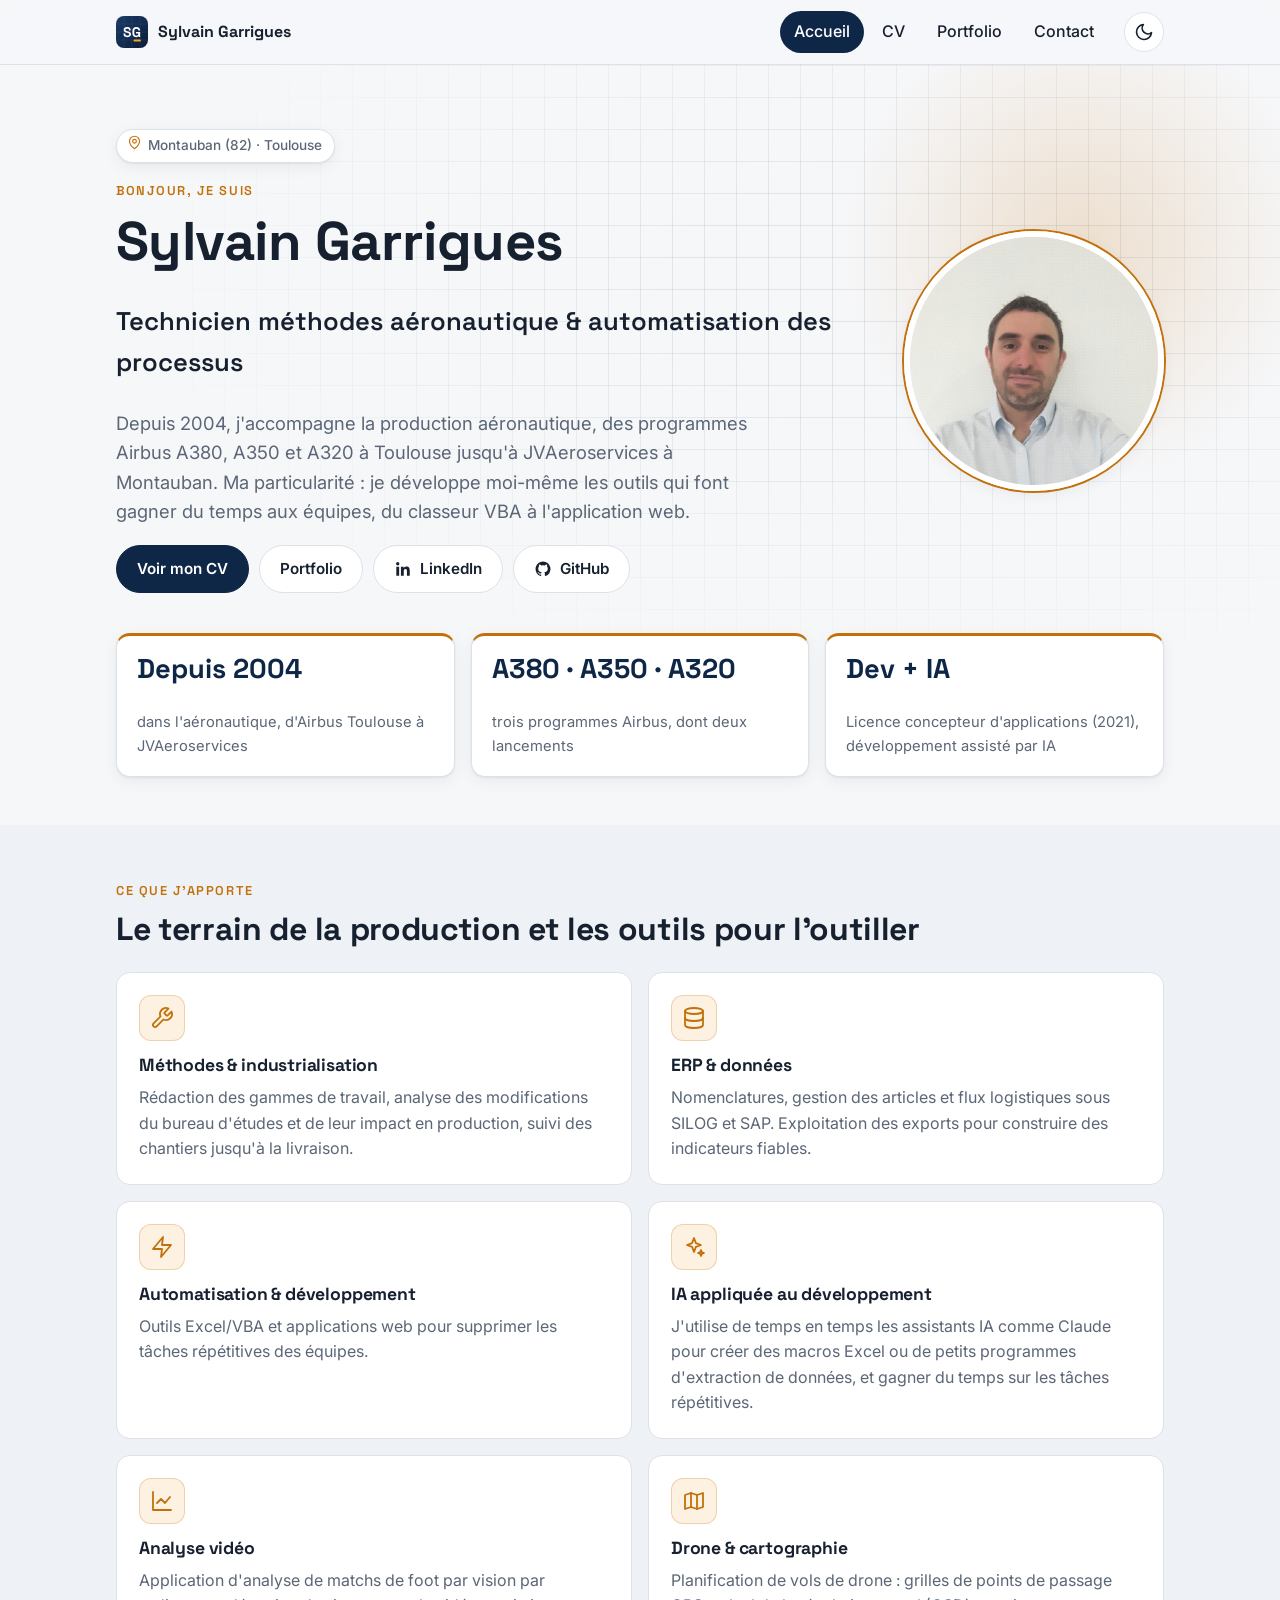
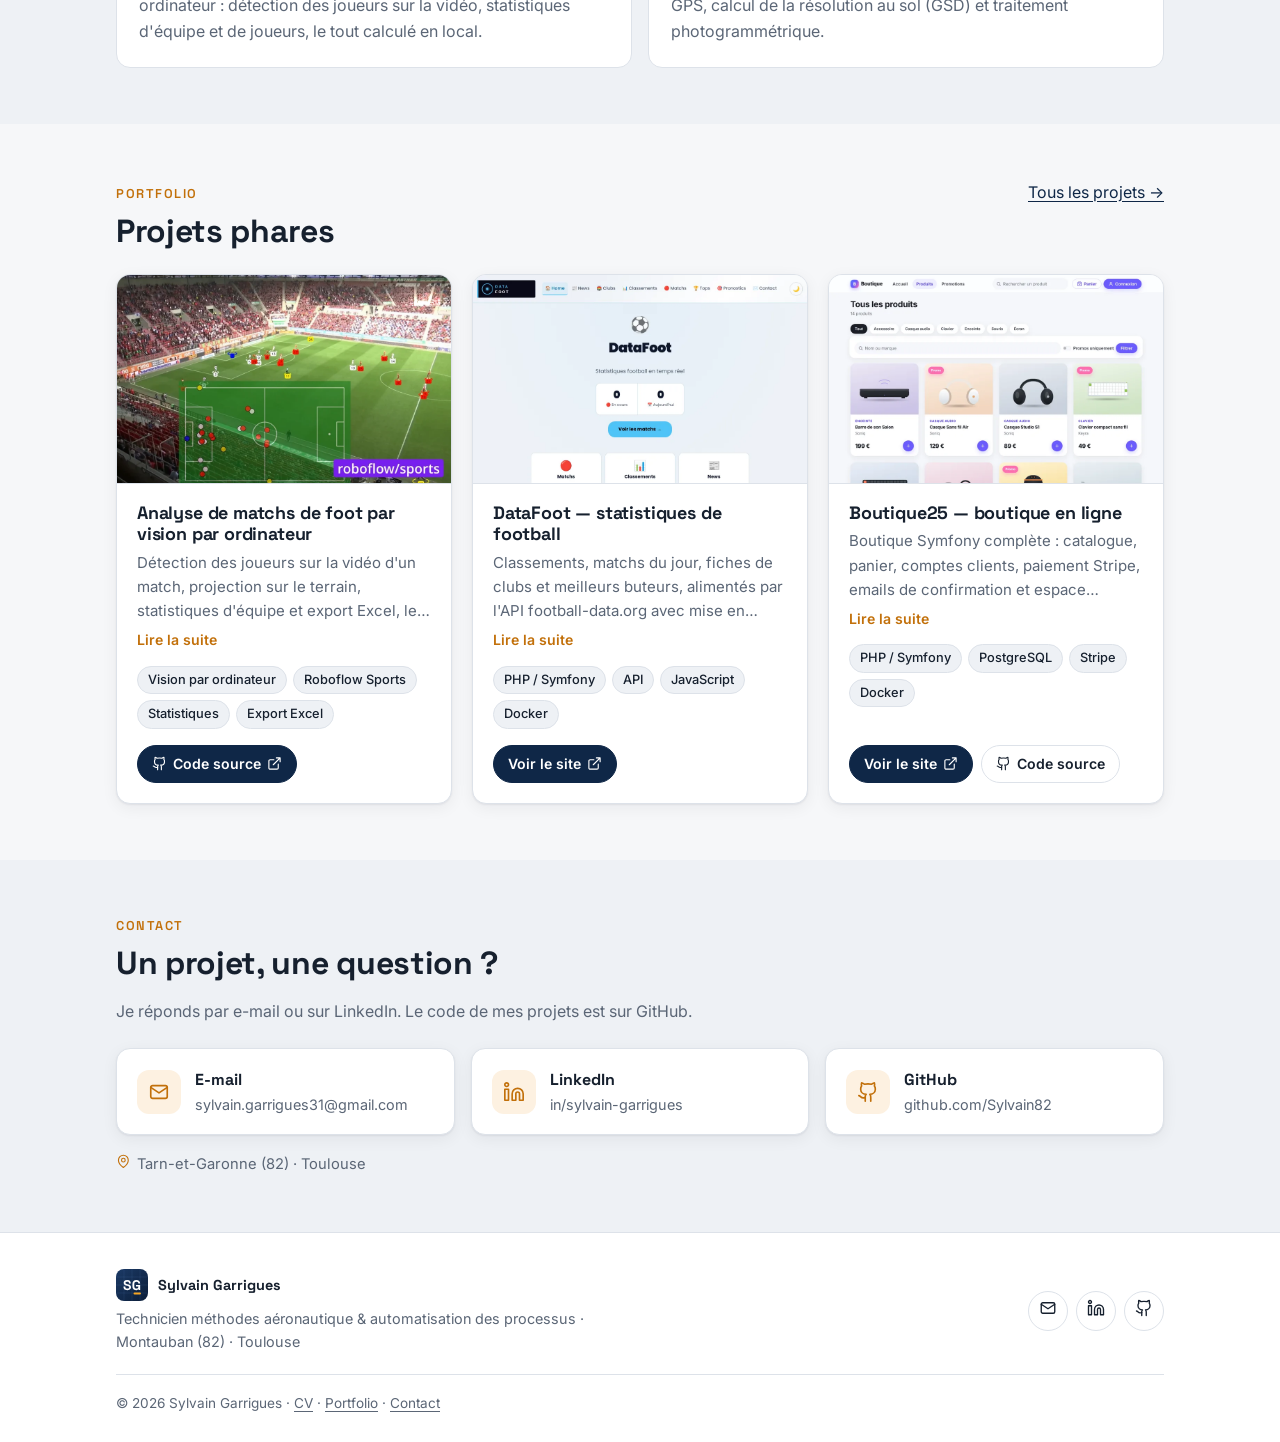
<file: index.html>
<!doctype html>
<html lang="fr">
<head>
  <meta charset="utf-8">
  <meta name="viewport" content="width=device-width, initial-scale=1">
  <title>Sylvain Garrigues – Technicien méthodes aéronautique & automatisation</title>
  <meta name="description" content="Technicien méthodes aéronautique (Airbus A380, A350, A320). J'automatise les processus industriels avec Excel/VBA et les outils d'IA comme Claude.">
  <link rel="canonical" href="https://sylvain82.github.io/CV-2026/">
  <link rel="icon" href="assets/img/favicon.svg" type="image/svg+xml">

  <!-- Aperçus LinkedIn / Facebook / X -->
  <meta property="og:type" content="website">
  <meta property="og:locale" content="fr_FR">
  <meta property="og:title" content="Sylvain Garrigues – Technicien méthodes aéronautique & automatisation">
  <meta property="og:description" content="Technicien méthodes aéronautique (Airbus A380, A350, A320). J'automatise les processus industriels avec Excel/VBA et les outils d'IA comme Claude.">
  <meta property="og:url" content="https://sylvain82.github.io/CV-2026/">
  <meta property="og:image" content="https://sylvain82.github.io/CV-2026/assets/img/social_img.jpg">
  <meta name="twitter:card" content="summary_large_image">

  <!-- Thème appliqué avant l'affichage (évite un flash de couleur) -->
  <script>try{var t=localStorage.getItem("theme");if(t)document.documentElement.setAttribute("data-theme",t)}catch(e){}</script>

  <link rel="preconnect" href="https://fonts.googleapis.com">
  <link rel="preconnect" href="https://fonts.gstatic.com" crossorigin>
  <link href="https://fonts.googleapis.com/css2?family=Inter:wght@400;500;600&family=Space+Grotesk:wght@500;600;700&display=swap" rel="stylesheet">
  <link rel="stylesheet" href="assets/css/style.css">
</head>
<body data-page="accueil">
  <a class="skip-link" href="#contenu">Aller au contenu</a>

  <header class="site-header">
    <div class="container">
      <a class="brand" href="index.html"><img src="assets/img/favicon.svg" alt="" width="32" height="32">Sylvain Garrigues</a>
      <nav class="nav" id="nav" aria-label="Menu principal">
        <ul>
          <li><a href="index.html" data-page="accueil">Accueil</a></li>
          <li><a href="cv.html" data-page="cv">CV</a></li>
          <li><a href="portfolio.html" data-page="portfolio">Portfolio</a></li>
          <li><a href="index.html#contact" data-nav="contact">Contact</a></li>
        </ul>
      </nav>
      <button class="icon-btn" type="button" data-theme-toggle aria-label="Changer de thème"><svg class="icon-moon" viewBox="0 0 24 24" fill="none" stroke="currentColor" stroke-width="2" stroke-linecap="round" stroke-linejoin="round" aria-hidden="true"><path d="M21 12.8A9 9 0 1 1 11.2 3a7 7 0 0 0 9.8 9.8z"/></svg><svg class="icon-sun" viewBox="0 0 24 24" fill="none" stroke="currentColor" stroke-width="2" stroke-linecap="round" aria-hidden="true"><circle cx="12" cy="12" r="4"/><path d="M12 2v2M12 20v2M4.9 4.9l1.4 1.4M17.7 17.7l1.4 1.4M2 12h2M20 12h2M4.9 19.1l1.4-1.4M17.7 6.3l1.4-1.4"/></svg></button>
      <button class="icon-btn nav-toggle" type="button" data-nav-toggle aria-controls="nav" aria-expanded="false" aria-label="Ouvrir le menu"><svg viewBox="0 0 24 24" fill="none" stroke="currentColor" stroke-width="2" stroke-linecap="round" aria-hidden="true"><path d="M4 6h16M4 12h16M4 18h16"/></svg></button>
    </div>
  </header>

  <main id="contenu">
    <section class="hero">
      <div class="container hero__grid">
        <div>
          <p class="hero__badge"><span data-icon="pin"></span>Montauban (82) · Toulouse</p>
          <p class="eyebrow">Bonjour, je suis</p>
          <h1>Sylvain Garrigues</h1>
          <p class="hero__role">Technicien méthodes aéronautique &amp; automatisation des processus</p>
          <p class="hero__lead">
            Depuis 2004, j'accompagne la production aéronautique, des programmes Airbus A380, A350 et A320 à Toulouse
            jusqu'à JVAeroservices à Montauban. Ma particularité&nbsp;: je développe moi-même les outils qui font gagner
            du temps aux équipes, du classeur VBA à l'application web.
          </p>
          <div class="btn-row">
            <a class="btn btn--primary" href="cv.html">Voir mon CV</a>
            <a class="btn" href="portfolio.html">Portfolio</a>
            <a class="btn" href="https://www.linkedin.com/in/sylvain-garrigues/" target="_blank" rel="noopener"><svg viewBox="0 0 24 24" fill="currentColor" aria-hidden="true"><circle cx="4.98" cy="5.01" r="2.19"/><path d="M9.24 8.86v12.14h3.77v-6c0-1.59.3-3.12 2.26-3.12 1.94 0 1.96 1.81 1.96 3.22V21H21v-6.66c0-3.27-.7-5.78-4.53-5.78-1.83 0-3.06 1-3.57 1.96h-.05V8.86H9.24zM3.1 8.86h3.77V21H3.1z"/></svg>LinkedIn</a>
            <a class="btn" href="https://github.com/Sylvain82" target="_blank" rel="noopener"><svg viewBox="0 0 24 24" fill="currentColor" aria-hidden="true"><path fill-rule="evenodd" d="M12 2a10 10 0 0 0-3.16 19.49c.5.09.68-.22.68-.48v-1.7c-2.78.6-3.37-1.34-3.37-1.34-.45-1.15-1.11-1.46-1.11-1.46-.9-.62.07-.6.07-.6 1 .07 1.53 1.03 1.53 1.03.9 1.52 2.34 1.08 2.9.83.1-.65.35-1.09.64-1.34-2.22-.25-4.55-1.11-4.55-4.94 0-1.09.39-1.98 1.03-2.68-.1-.25-.45-1.27.1-2.64 0 0 .84-.27 2.75 1.02a9.6 9.6 0 0 1 5 0c1.91-1.29 2.75-1.02 2.75-1.02.55 1.37.2 2.39.1 2.64.64.7 1.03 1.59 1.03 2.68 0 3.84-2.34 4.68-4.57 4.93.36.31.68.92.68 1.85v2.74c0 .27.18.58.69.48A10 10 0 0 0 12 2z"/></svg>GitHub</a>
          </div>
        </div>
        <img class="hero__photo" src="assets/img/profile.jpg" alt="Photo de Sylvain Garrigues" width="240" height="240">
      </div>
      <div class="container">
        <div class="stats">
          <div class="stat"><p class="stat__value">Depuis 2004</p><p class="stat__label">dans l'aéronautique, d'Airbus Toulouse à JVAeroservices</p></div>
          <div class="stat"><p class="stat__value">A380 · A350 · A320</p><p class="stat__label">trois programmes Airbus, dont deux lancements</p></div>
          <div class="stat"><p class="stat__value">Dev + IA</p><p class="stat__label">Licence concepteur d'applications (2021), développement assisté par IA</p></div>
        </div>
      </div>
    </section>

    <section class="section section--alt">
      <div class="container">
        <p class="eyebrow">Ce que j'apporte</p>
        <h2>Le terrain de la production et les outils pour l'outiller</h2>
        <div class="features" style="margin-top:24px">
          <div class="feature">
            <div class="feature__icon" data-icon="wrench" aria-hidden="true"></div>
            <h3>Méthodes &amp; industrialisation</h3>
            <p>Rédaction des gammes de travail, analyse des modifications du bureau d'études et de leur impact en production, suivi des chantiers jusqu'à la livraison.</p>
          </div>
          <div class="feature">
            <div class="feature__icon" data-icon="database" aria-hidden="true"></div>
            <h3>ERP &amp; données</h3>
            <p>Nomenclatures, gestion des articles et flux logistiques sous SILOG et SAP. Exploitation des exports pour construire des indicateurs fiables.</p>
          </div>
          <div class="feature">
            <div class="feature__icon" data-icon="zap" aria-hidden="true"></div>
            <h3>Automatisation &amp; développement</h3>
            <p>Outils Excel/VBA et applications web pour supprimer les tâches répétitives des équipes.</p>
          </div>
          <div class="feature">
            <div class="feature__icon" data-icon="sparkles" aria-hidden="true"></div>
            <h3>IA appliquée au développement</h3>
            <p>J'utilise de temps en temps les assistants IA comme Claude pour créer des macros Excel ou de petits programmes d'extraction de données, et gagner du temps sur les tâches répétitives.</p>
          </div>
          <div class="feature">
            <div class="feature__icon" data-icon="chart" aria-hidden="true"></div>
            <h3>Analyse vidéo</h3>
            <p>Application d'analyse de matchs de foot par vision par ordinateur : détection des joueurs sur la vidéo, statistiques d'équipe et de joueurs, le tout calculé en local.</p>
          </div>
          <div class="feature">
            <div class="feature__icon" data-icon="map" aria-hidden="true"></div>
            <h3>Drone &amp; cartographie</h3>
            <p>Planification de vols de drone : grilles de points de passage GPS, calcul de la résolution au sol (GSD) et traitement photogrammétrique.</p>
          </div>
        </div>
      </div>
    </section>

    <section class="section">
      <div class="container">
        <div class="section__head">
          <div>
            <p class="eyebrow">Portfolio</p>
            <h2>Projets phares</h2>
          </div>
          <a href="portfolio.html">Tous les projets →</a>
        </div>
        <div class="pgrid" data-render="projets-accueil"></div>
      </div>
    </section>

    <section class="section section--alt contact" id="contact">
      <div class="container">
        <p class="eyebrow">Contact</p>
        <h2>Un projet, une question&nbsp;?</h2>
        <p class="muted contact__lead">Je réponds par e-mail ou sur LinkedIn. Le code de mes projets est sur GitHub.</p>
        <div class="contact-grid">
          <a class="contact-card" href="mailto:sylvain.garrigues31@gmail.com">
            <span class="contact-card__icon" data-icon="mail"></span>
            <span><strong>E-mail</strong><span class="contact-card__value">sylvain.garrigues31@gmail.com</span></span>
          </a>
          <a class="contact-card" href="https://www.linkedin.com/in/sylvain-garrigues/" target="_blank" rel="noopener">
            <span class="contact-card__icon" data-icon="linkedin"></span>
            <span><strong>LinkedIn</strong><span class="contact-card__value">in/sylvain-garrigues</span></span>
          </a>
          <a class="contact-card" href="https://github.com/Sylvain82" target="_blank" rel="noopener">
            <span class="contact-card__icon" data-icon="github"></span>
            <span><strong>GitHub</strong><span class="contact-card__value">github.com/Sylvain82</span></span>
          </a>
        </div>
        <p class="contact__place"><span data-icon="pin"></span>Tarn-et-Garonne (82) · Toulouse</p>
      </div>
    </section>
  </main>

  <footer class="site-footer">
    <div class="container footer__grid">
      <div class="footer__about">
        <a class="brand" href="index.html"><img src="assets/img/favicon.svg" alt="" width="28" height="28">Sylvain Garrigues</a>
        <p>Technicien méthodes aéronautique &amp; automatisation des processus · Montauban (82) · Toulouse</p>
      </div>
      <ul class="footer__social">
        <li><a class="icon-btn" href="mailto:sylvain.garrigues31@gmail.com" aria-label="E-mail" title="E-mail"><span data-icon="mail"></span></a></li>
        <li><a class="icon-btn" href="https://www.linkedin.com/in/sylvain-garrigues/" target="_blank" rel="noopener" aria-label="LinkedIn" title="LinkedIn"><span data-icon="linkedin"></span></a></li>
        <li><a class="icon-btn" href="https://github.com/Sylvain82" target="_blank" rel="noopener" aria-label="GitHub" title="GitHub"><span data-icon="github"></span></a></li>
      </ul>
      <p class="footer__bottom">&copy; <span data-year>2026</span> Sylvain Garrigues · <a href="cv.html">CV</a> · <a href="portfolio.html">Portfolio</a> · <a href="index.html#contact">Contact</a></p>
    </div>
  </footer>

  <script src="assets/js/data.js"></script>
  <script src="assets/js/main.js"></script>
</body>
</html>
</file>
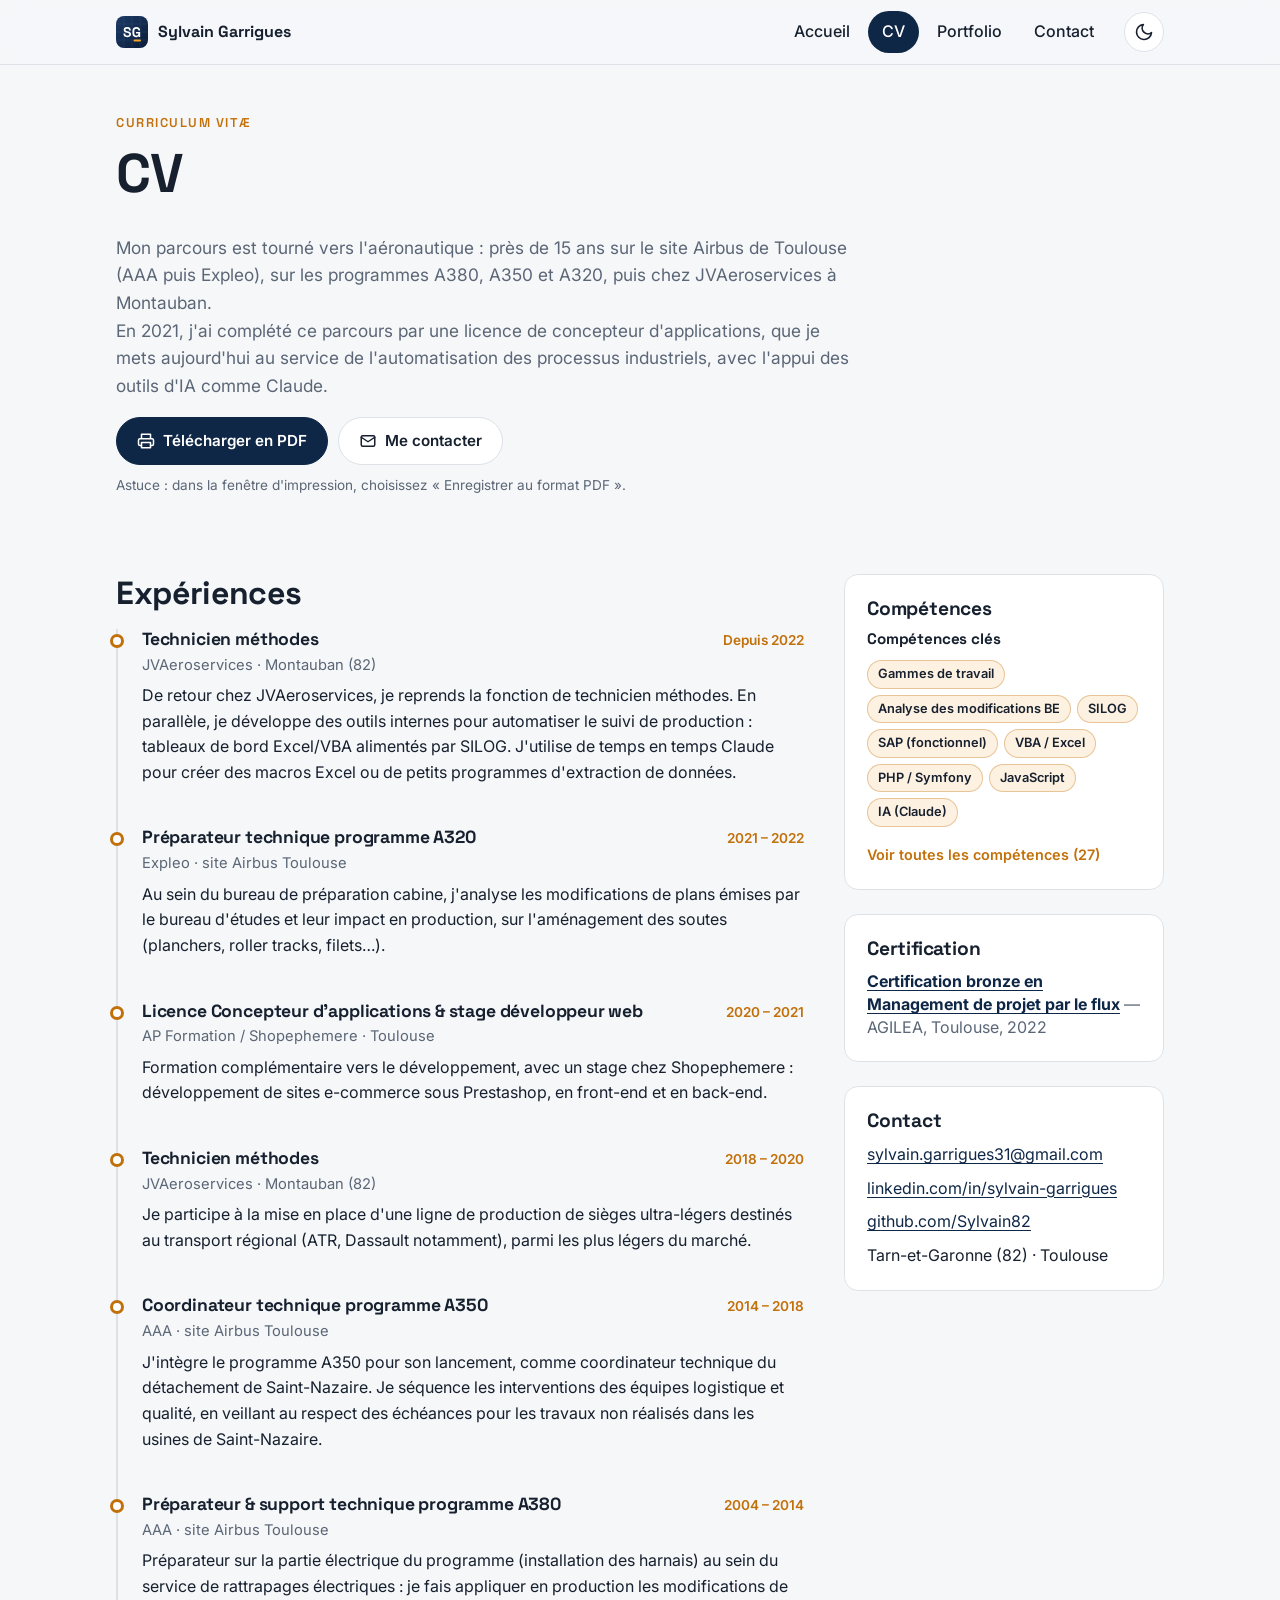
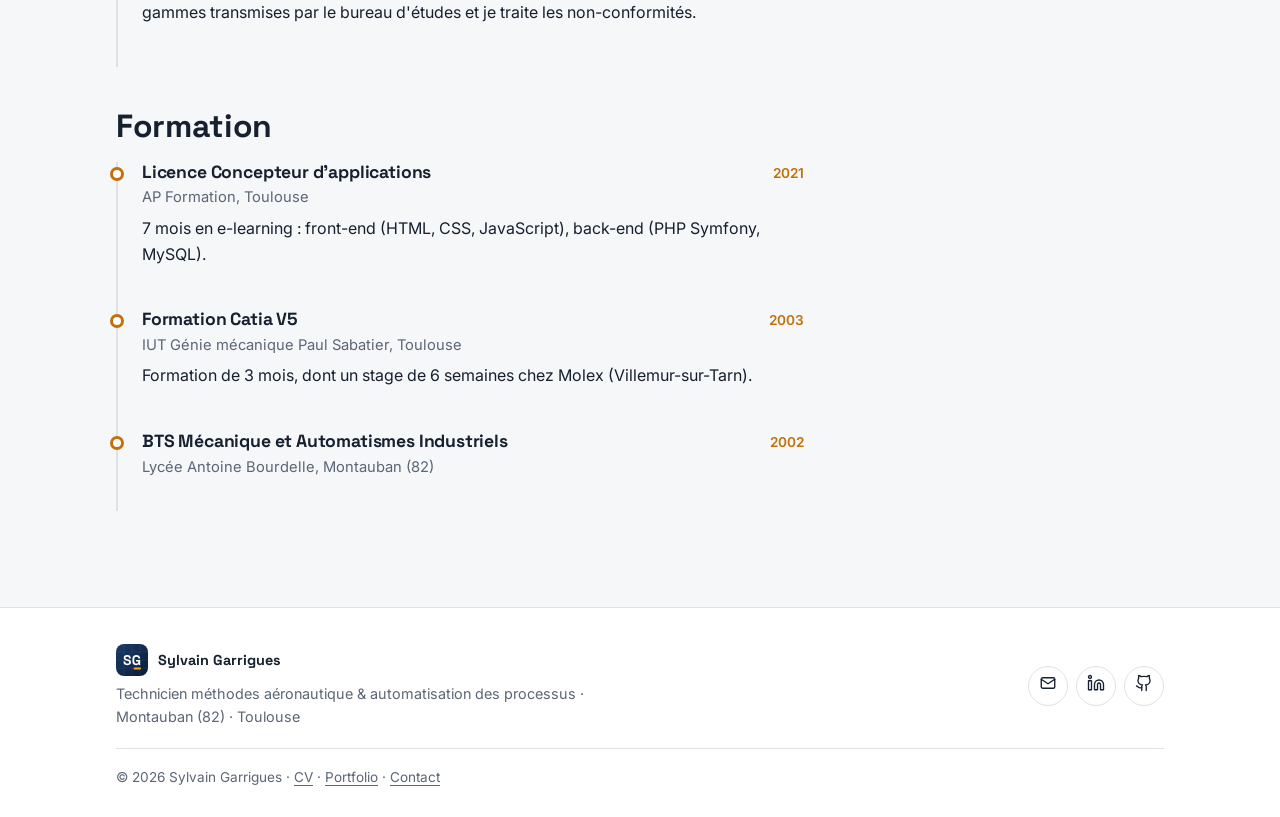
<file: cv.html>
<!doctype html>
<html lang="fr">
<head>
  <meta charset="utf-8">
  <meta name="viewport" content="width=device-width, initial-scale=1">
  <title>CV – Sylvain Garrigues</title>
  <meta name="description" content="CV de Sylvain Garrigues : technicien méthodes aéronautique, près de 15 ans sur le site Airbus de Toulouse, développeur d'outils d'automatisation.">
  <link rel="canonical" href="https://sylvain82.github.io/CV-2026/cv.html">
  <link rel="icon" href="assets/img/favicon.svg" type="image/svg+xml">

  <!-- Aperçus LinkedIn / Facebook / X -->
  <meta property="og:type" content="website">
  <meta property="og:locale" content="fr_FR">
  <meta property="og:title" content="CV – Sylvain Garrigues">
  <meta property="og:description" content="CV de Sylvain Garrigues : technicien méthodes aéronautique, près de 15 ans sur le site Airbus de Toulouse, développeur d'outils d'automatisation.">
  <meta property="og:url" content="https://sylvain82.github.io/CV-2026/cv.html">
  <meta property="og:image" content="https://sylvain82.github.io/CV-2026/assets/img/social_img.jpg">
  <meta name="twitter:card" content="summary_large_image">

  <!-- Thème appliqué avant l'affichage (évite un flash de couleur) -->
  <script>try{var t=localStorage.getItem("theme");if(t)document.documentElement.setAttribute("data-theme",t)}catch(e){}</script>

  <link rel="preconnect" href="https://fonts.googleapis.com">
  <link rel="preconnect" href="https://fonts.gstatic.com" crossorigin>
  <link href="https://fonts.googleapis.com/css2?family=Inter:wght@400;500;600&family=Space+Grotesk:wght@500;600;700&display=swap" rel="stylesheet">
  <link rel="stylesheet" href="assets/css/style.css">
</head>
<body data-page="cv">
  <a class="skip-link" href="#contenu">Aller au contenu</a>

  <header class="site-header">
    <div class="container">
      <a class="brand" href="index.html"><img src="assets/img/favicon.svg" alt="" width="32" height="32">Sylvain Garrigues</a>
      <nav class="nav" id="nav" aria-label="Menu principal">
        <ul>
          <li><a href="index.html" data-page="accueil">Accueil</a></li>
          <li><a href="cv.html" data-page="cv">CV</a></li>
          <li><a href="portfolio.html" data-page="portfolio">Portfolio</a></li>
          <li><a href="index.html#contact" data-nav="contact">Contact</a></li>
        </ul>
      </nav>
      <button class="icon-btn" type="button" data-theme-toggle aria-label="Changer de thème"><svg class="icon-moon" viewBox="0 0 24 24" fill="none" stroke="currentColor" stroke-width="2" stroke-linecap="round" stroke-linejoin="round" aria-hidden="true"><path d="M21 12.8A9 9 0 1 1 11.2 3a7 7 0 0 0 9.8 9.8z"/></svg><svg class="icon-sun" viewBox="0 0 24 24" fill="none" stroke="currentColor" stroke-width="2" stroke-linecap="round" aria-hidden="true"><circle cx="12" cy="12" r="4"/><path d="M12 2v2M12 20v2M4.9 4.9l1.4 1.4M17.7 17.7l1.4 1.4M2 12h2M20 12h2M4.9 19.1l1.4-1.4M17.7 6.3l1.4-1.4"/></svg></button>
      <button class="icon-btn nav-toggle" type="button" data-nav-toggle aria-controls="nav" aria-expanded="false" aria-label="Ouvrir le menu"><svg viewBox="0 0 24 24" fill="none" stroke="currentColor" stroke-width="2" stroke-linecap="round" aria-hidden="true"><path d="M4 6h16M4 12h16M4 18h16"/></svg></button>
    </div>
  </header>

  <main id="contenu">
    <section class="page-head">
      <div class="container">
        <!-- En-tête visible uniquement à l'impression -->
        <div class="print-only print-head">
          <div>
            <h1>Sylvain Garrigues</h1>
            <p>Technicien méthodes aéronautique &amp; automatisation des processus</p>
          </div>
          <ul class="contact-list" data-render="contact-cv"></ul>
        </div>

        <p class="eyebrow">Curriculum vitæ</p>
        <h1>CV</h1>
        <p class="lead">
          Mon parcours est tourné vers l'aéronautique : près de 15 ans sur le site Airbus de Toulouse (AAA puis Expleo),
          sur les programmes A380, A350 et A320, puis chez JVAeroservices à Montauban.<br>
          En 2021, j'ai complété ce parcours
          par une licence de concepteur d'applications, que je mets aujourd'hui au service de l'automatisation des
          processus industriels, avec l'appui des outils d'IA comme Claude.
        </p>
        <div class="btn-row no-print">
          <button class="btn btn--primary" type="button" data-print><svg viewBox="0 0 24 24" fill="none" stroke="currentColor" stroke-width="2" stroke-linecap="round" stroke-linejoin="round" aria-hidden="true"><path d="M6 9V3h12v6M6 18H4a2 2 0 0 1-2-2v-5a2 2 0 0 1 2-2h16a2 2 0 0 1 2 2v5a2 2 0 0 1-2 2h-2"/><rect x="6" y="14" width="12" height="7"/></svg>Télécharger en PDF</button>
          <a class="btn" href="mailto:sylvain.garrigues31@gmail.com"><svg viewBox="0 0 24 24" fill="none" stroke="currentColor" stroke-width="2" stroke-linecap="round" stroke-linejoin="round" aria-hidden="true"><rect x="3" y="5" width="18" height="14" rx="2"/><path d="m3 7 9 6 9-6"/></svg>Me contacter</a>
        </div>
        <p class="muted no-print" style="font-size:.85rem;margin-top:10px">Astuce : dans la fenêtre d'impression, choisissez « Enregistrer au format PDF ».</p>
      </div>
    </section>

    <section class="section">
      <div class="container cv-grid">
        <div class="cv-main">
          <div class="cv-exp">
            <h2>Expériences</h2>
            <ol class="timeline" data-render="experiences"></ol>
          </div>

          <div class="cv-formation">
            <h2>Formation</h2>
            <ol class="timeline" data-render="formation"></ol>
          </div>
        </div>

        <aside class="cv-aside">
          <div class="panel">
            <h2>Compétences</h2>
            <div class="skills-key no-print">
              <h3>Compétences clés</h3>
              <div data-render="competences-cles"></div>
            </div>
            <div id="skills-all" class="skills-all" data-render="competences"></div>
            <button class="skills-toggle no-print" type="button" data-skills-toggle aria-controls="skills-all" aria-expanded="false" hidden>Voir toutes les compétences</button>
          </div>
          <div class="panel">
            <h2>Certification</h2>
            <ul class="cert-list" data-render="certifications"></ul>
          </div>
          <div class="panel no-print">
            <h2>Contact</h2>
            <ul class="contact-list" data-render="contact-cv"></ul>
          </div>
        </aside>
      </div>
    </section>
  </main>

  <footer class="site-footer">
    <div class="container footer__grid">
      <div class="footer__about">
        <a class="brand" href="index.html"><img src="assets/img/favicon.svg" alt="" width="28" height="28">Sylvain Garrigues</a>
        <p>Technicien méthodes aéronautique &amp; automatisation des processus · Montauban (82) · Toulouse</p>
      </div>
      <ul class="footer__social">
        <li><a class="icon-btn" href="mailto:sylvain.garrigues31@gmail.com" aria-label="E-mail" title="E-mail"><span data-icon="mail"></span></a></li>
        <li><a class="icon-btn" href="https://www.linkedin.com/in/sylvain-garrigues/" target="_blank" rel="noopener" aria-label="LinkedIn" title="LinkedIn"><span data-icon="linkedin"></span></a></li>
        <li><a class="icon-btn" href="https://github.com/Sylvain82" target="_blank" rel="noopener" aria-label="GitHub" title="GitHub"><span data-icon="github"></span></a></li>
      </ul>
      <p class="footer__bottom">&copy; <span data-year>2026</span> Sylvain Garrigues · <a href="cv.html">CV</a> · <a href="portfolio.html">Portfolio</a> · <a href="index.html#contact">Contact</a></p>
    </div>
  </footer>

  <script src="assets/js/data.js"></script>
  <script src="assets/js/main.js"></script>
</body>
</html>
</file>
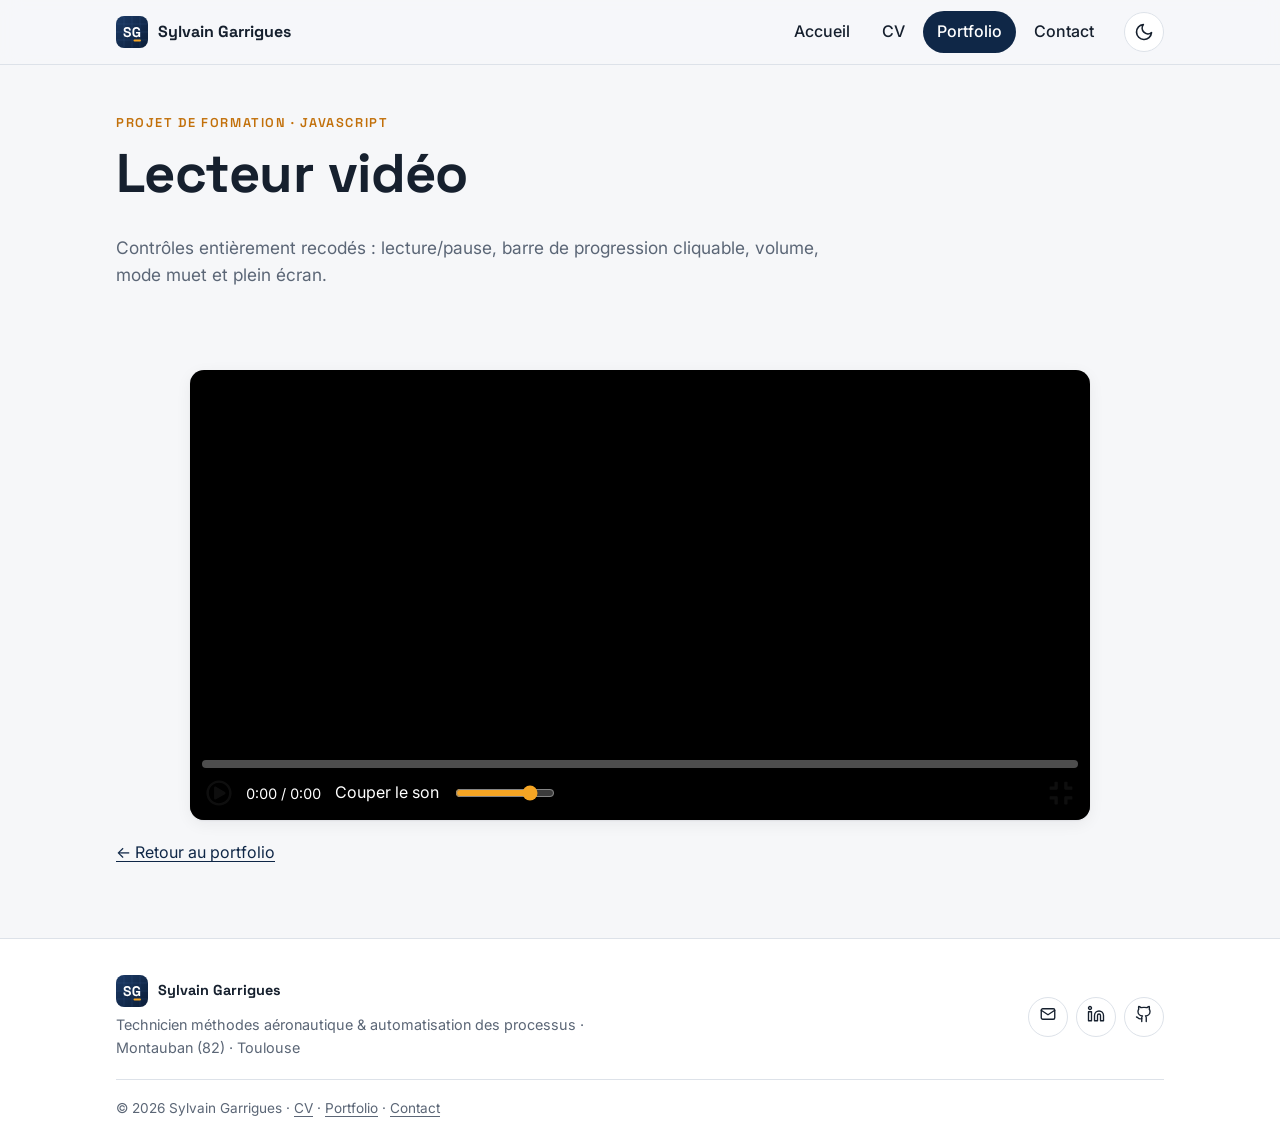
<file: lecteur.html>
<!doctype html>
<html lang="fr">
<head>
  <meta charset="utf-8">
  <meta name="viewport" content="width=device-width, initial-scale=1">
  <title>Lecteur vidéo en JavaScript – Sylvain Garrigues</title>
  <meta name="description" content="Lecteur vidéo personnalisé développé en JavaScript : lecture, barre de progression, volume, plein écran.">
  <link rel="canonical" href="https://sylvain82.github.io/CV-2026/lecteur.html">
  <link rel="icon" href="assets/img/favicon.svg" type="image/svg+xml">

  <!-- Aperçus LinkedIn / Facebook / X -->
  <meta property="og:type" content="website">
  <meta property="og:locale" content="fr_FR">
  <meta property="og:title" content="Lecteur vidéo en JavaScript – Sylvain Garrigues">
  <meta property="og:description" content="Lecteur vidéo personnalisé développé en JavaScript : lecture, barre de progression, volume, plein écran.">
  <meta property="og:url" content="https://sylvain82.github.io/CV-2026/lecteur.html">
  <meta property="og:image" content="https://sylvain82.github.io/CV-2026/assets/img/social_img.jpg">
  <meta name="twitter:card" content="summary_large_image">

  <!-- Thème appliqué avant l'affichage (évite un flash de couleur) -->
  <script>try{var t=localStorage.getItem("theme");if(t)document.documentElement.setAttribute("data-theme",t)}catch(e){}</script>

  <link rel="preconnect" href="https://fonts.googleapis.com">
  <link rel="preconnect" href="https://fonts.gstatic.com" crossorigin>
  <link href="https://fonts.googleapis.com/css2?family=Inter:wght@400;500;600&family=Space+Grotesk:wght@500;600;700&display=swap" rel="stylesheet">
  <link rel="stylesheet" href="assets/css/style.css">
  <style>
    .player { position: relative; max-width: 900px; margin: 0 auto; border-radius: var(--radius); overflow: hidden; background: #000; box-shadow: var(--shadow); }
    .player__video { width: 100%; display: block; cursor: pointer; }
    .player__controls { position: absolute; left: 0; right: 0; bottom: 0; background: linear-gradient(transparent, rgba(0,0,0,.75)); padding: 18px 12px 10px; transition: opacity .2s; }
    .player:not(:hover):not(.is-paused) .player__controls { opacity: 0; }
    .player__bar { height: 8px; background: rgba(255,255,255,.3); border-radius: 4px; cursor: pointer; }
    .player__juice { height: 100%; width: 0; background: #f5a524; border-radius: 4px; }
    .player__buttons { display: flex; align-items: center; gap: 10px; margin-top: 8px; color: #fff; }
    .player__buttons button { background: none; border: 0; color: #fff; cursor: pointer; font: inherit; padding: 4px; }
    .player__buttons img { width: 26px; height: 26px; filter: invert(1); }
    .player__buttons [data-action="fullscreen"] { margin-left: auto; }
    .player__time { font-variant-numeric: tabular-nums; font-size: .9rem; }
    .player input[type=range] { width: 100px; accent-color: #f5a524; }
  </style>
  <script src="assets/js/lecteur.js" defer></script>
</head>
<body data-page="portfolio">
  <a class="skip-link" href="#contenu">Aller au contenu</a>

  <header class="site-header">
    <div class="container">
      <a class="brand" href="index.html"><img src="assets/img/favicon.svg" alt="" width="32" height="32">Sylvain Garrigues</a>
      <nav class="nav" id="nav" aria-label="Menu principal">
        <ul>
          <li><a href="index.html" data-page="accueil">Accueil</a></li>
          <li><a href="cv.html" data-page="cv">CV</a></li>
          <li><a href="portfolio.html" data-page="portfolio">Portfolio</a></li>
          <li><a href="index.html#contact" data-nav="contact">Contact</a></li>
        </ul>
      </nav>
      <button class="icon-btn" type="button" data-theme-toggle aria-label="Changer de thème"><svg class="icon-moon" viewBox="0 0 24 24" fill="none" stroke="currentColor" stroke-width="2" stroke-linecap="round" stroke-linejoin="round" aria-hidden="true"><path d="M21 12.8A9 9 0 1 1 11.2 3a7 7 0 0 0 9.8 9.8z"/></svg><svg class="icon-sun" viewBox="0 0 24 24" fill="none" stroke="currentColor" stroke-width="2" stroke-linecap="round" aria-hidden="true"><circle cx="12" cy="12" r="4"/><path d="M12 2v2M12 20v2M4.9 4.9l1.4 1.4M17.7 17.7l1.4 1.4M2 12h2M20 12h2M4.9 19.1l1.4-1.4M17.7 6.3l1.4-1.4"/></svg></button>
      <button class="icon-btn nav-toggle" type="button" data-nav-toggle aria-controls="nav" aria-expanded="false" aria-label="Ouvrir le menu"><svg viewBox="0 0 24 24" fill="none" stroke="currentColor" stroke-width="2" stroke-linecap="round" aria-hidden="true"><path d="M4 6h16M4 12h16M4 18h16"/></svg></button>
    </div>
  </header>

  <main id="contenu">
    <section class="page-head">
      <div class="container">
        <p class="eyebrow">Projet de formation · JavaScript</p>
        <h1>Lecteur vidéo</h1>
        <p class="lead">Contrôles entièrement recodés : lecture/pause, barre de progression cliquable, volume, mode muet et plein écran.</p>
      </div>
    </section>

    <section class="section">
      <div class="container">
        <div class="player" id="player">
          <video class="player__video" src="assets/video.mp4" preload="metadata" playsinline></video>
          <div class="player__controls">
            <div class="player__bar" role="slider" tabindex="0" aria-label="Progression de la vidéo" aria-valuemin="0" aria-valuemax="100" aria-valuenow="0">
              <div class="player__juice"></div>
            </div>
            <div class="player__buttons">
              <button type="button" data-action="play" aria-label="Lecture"><img src="assets/img/play.svg" alt=""></button>
              <span class="player__time" aria-live="off">0:00 / 0:00</span>
              <button type="button" data-action="mute">Couper le son</button>
              <input type="range" min="0" max="100" value="80" step="1" aria-label="Volume" data-action="volume">
              <button type="button" data-action="fullscreen" aria-label="Plein écran"><img src="assets/img/fullscreen.svg" alt=""></button>
            </div>
          </div>
        </div>
        <p style="margin-top:20px"><a href="portfolio.html">← Retour au portfolio</a></p>
      </div>
    </section>
  </main>

  <footer class="site-footer">
    <div class="container footer__grid">
      <div class="footer__about">
        <a class="brand" href="index.html"><img src="assets/img/favicon.svg" alt="" width="28" height="28">Sylvain Garrigues</a>
        <p>Technicien méthodes aéronautique &amp; automatisation des processus · Montauban (82) · Toulouse</p>
      </div>
      <ul class="footer__social">
        <li><a class="icon-btn" href="mailto:sylvain.garrigues31@gmail.com" aria-label="E-mail" title="E-mail"><span data-icon="mail"></span></a></li>
        <li><a class="icon-btn" href="https://www.linkedin.com/in/sylvain-garrigues/" target="_blank" rel="noopener" aria-label="LinkedIn" title="LinkedIn"><span data-icon="linkedin"></span></a></li>
        <li><a class="icon-btn" href="https://github.com/Sylvain82" target="_blank" rel="noopener" aria-label="GitHub" title="GitHub"><span data-icon="github"></span></a></li>
      </ul>
      <p class="footer__bottom">&copy; <span data-year>2026</span> Sylvain Garrigues · <a href="cv.html">CV</a> · <a href="portfolio.html">Portfolio</a> · <a href="index.html#contact">Contact</a></p>
    </div>
  </footer>

  <script src="assets/js/main.js"></script>
</body>
</html>
</file>
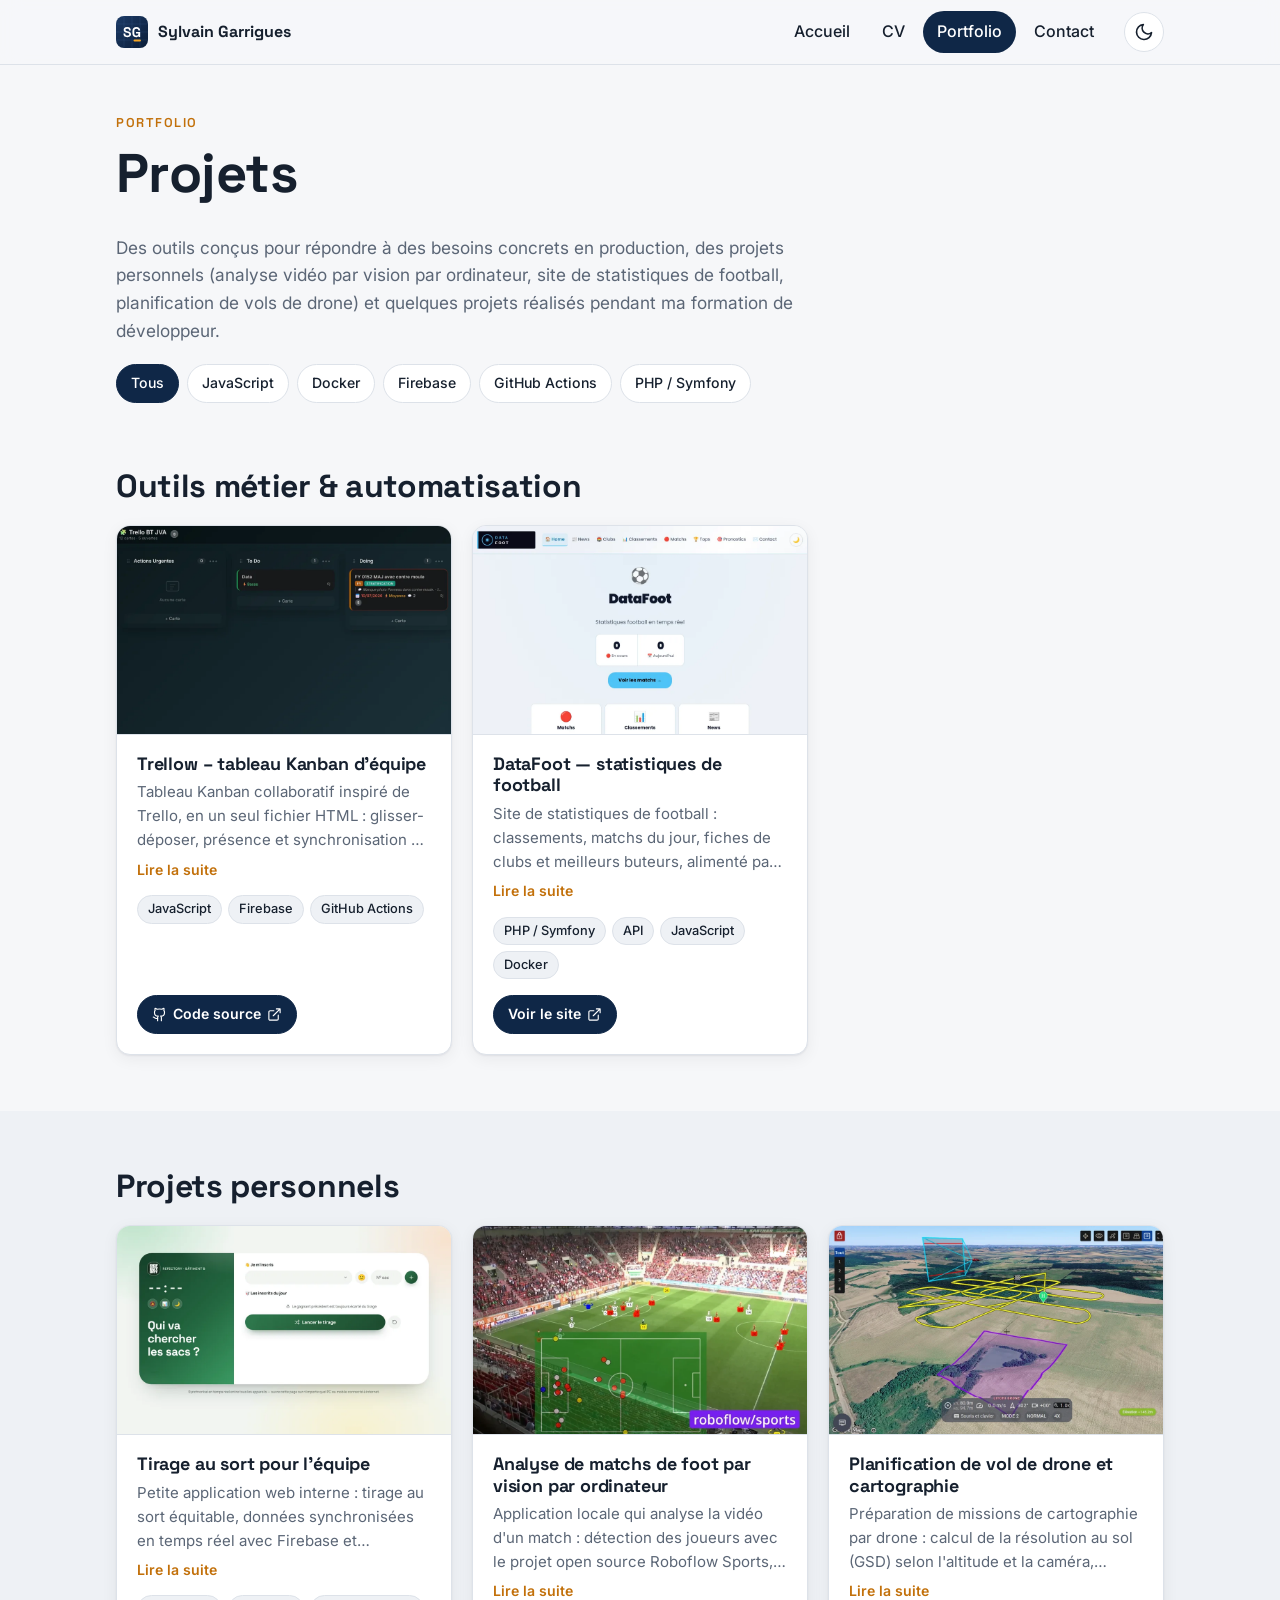
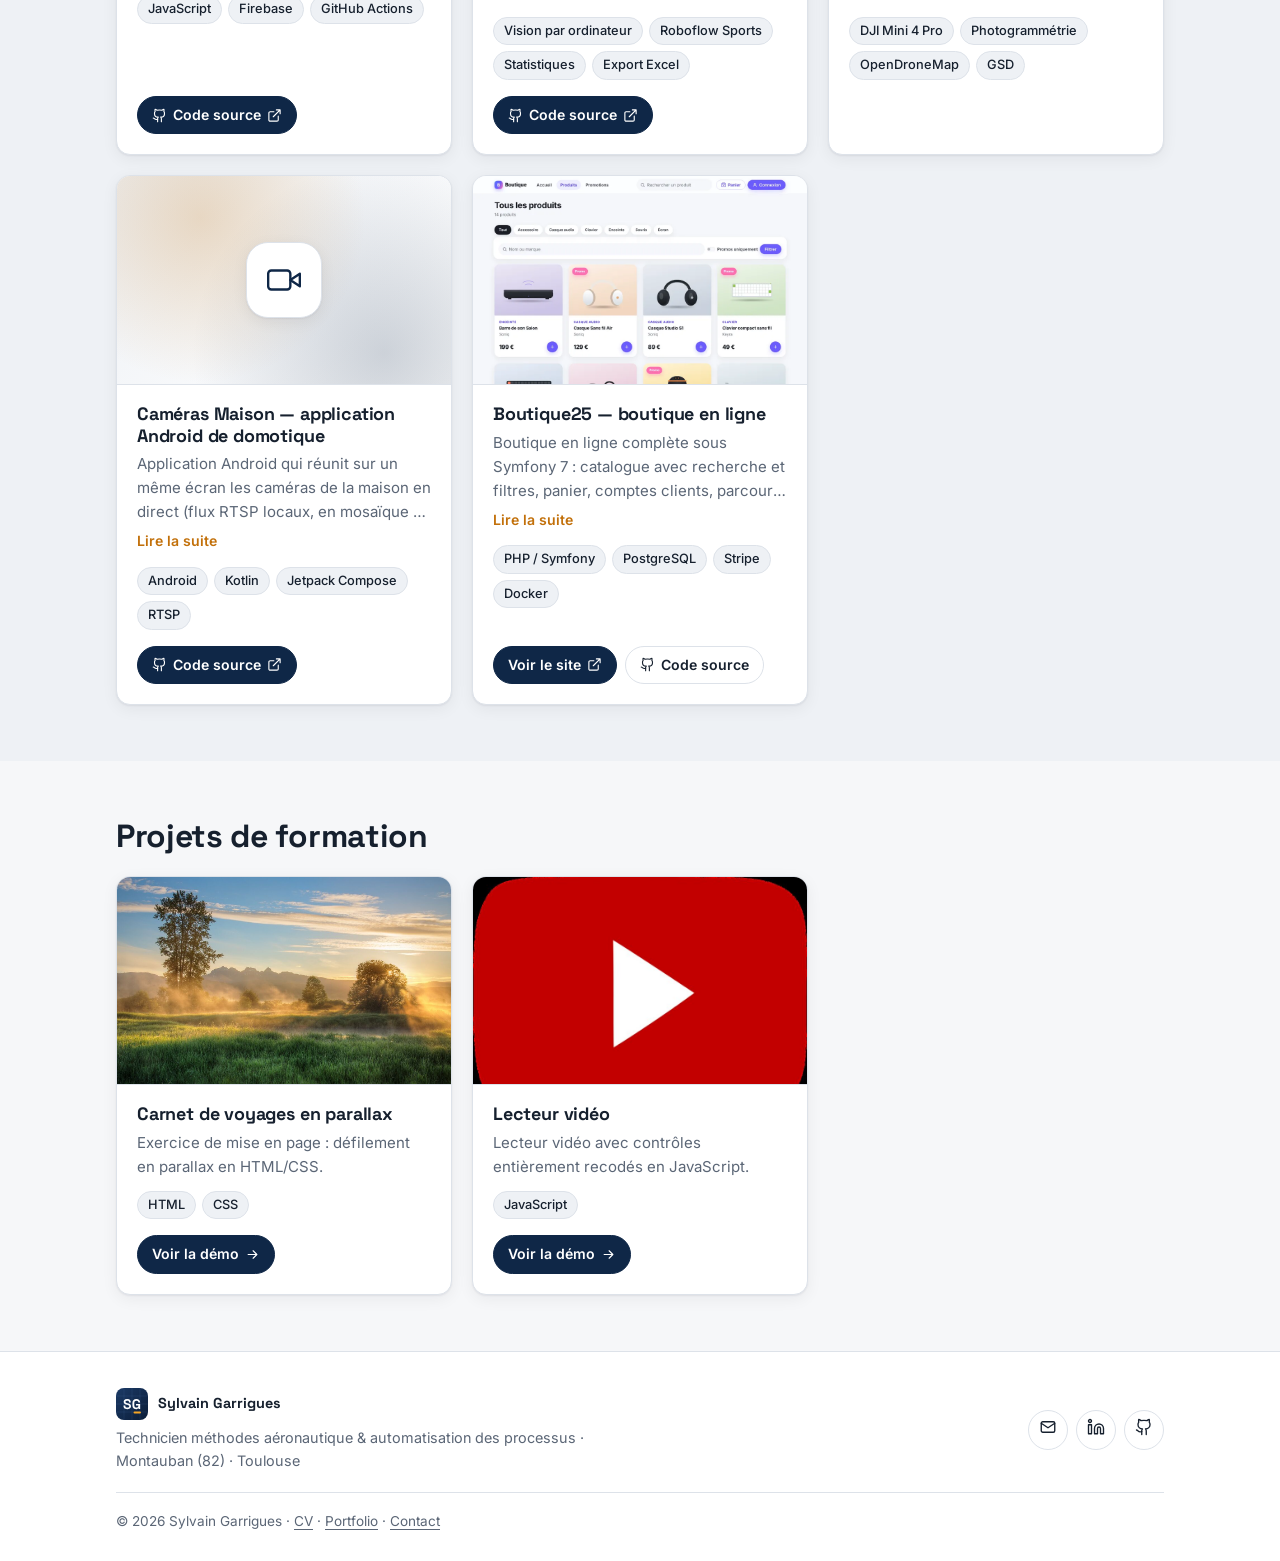
<file: portfolio.html>
<!doctype html>
<html lang="fr">
<head>
  <meta charset="utf-8">
  <meta name="viewport" content="width=device-width, initial-scale=1">
  <title>Portfolio – Sylvain Garrigues</title>
  <meta name="description" content="Projets de Sylvain Garrigues : outils internes et projets web réalisés en JavaScript.">
  <link rel="canonical" href="https://sylvain82.github.io/CV-2026/portfolio.html">
  <link rel="icon" href="assets/img/favicon.svg" type="image/svg+xml">

  <!-- Aperçus LinkedIn / Facebook / X -->
  <meta property="og:type" content="website">
  <meta property="og:locale" content="fr_FR">
  <meta property="og:title" content="Portfolio – Sylvain Garrigues">
  <meta property="og:description" content="Projets de Sylvain Garrigues : outils internes et projets web réalisés en JavaScript.">
  <meta property="og:url" content="https://sylvain82.github.io/CV-2026/portfolio.html">
  <meta property="og:image" content="https://sylvain82.github.io/CV-2026/assets/img/social_img.jpg">
  <meta name="twitter:card" content="summary_large_image">

  <!-- Thème appliqué avant l'affichage (évite un flash de couleur) -->
  <script>try{var t=localStorage.getItem("theme");if(t)document.documentElement.setAttribute("data-theme",t)}catch(e){}</script>

  <link rel="preconnect" href="https://fonts.googleapis.com">
  <link rel="preconnect" href="https://fonts.gstatic.com" crossorigin>
  <link href="https://fonts.googleapis.com/css2?family=Inter:wght@400;500;600&family=Space+Grotesk:wght@500;600;700&display=swap" rel="stylesheet">
  <link rel="stylesheet" href="assets/css/style.css">
</head>
<body data-page="portfolio">
  <a class="skip-link" href="#contenu">Aller au contenu</a>

  <header class="site-header">
    <div class="container">
      <a class="brand" href="index.html"><img src="assets/img/favicon.svg" alt="" width="32" height="32">Sylvain Garrigues</a>
      <nav class="nav" id="nav" aria-label="Menu principal">
        <ul>
          <li><a href="index.html" data-page="accueil">Accueil</a></li>
          <li><a href="cv.html" data-page="cv">CV</a></li>
          <li><a href="portfolio.html" data-page="portfolio">Portfolio</a></li>
          <li><a href="index.html#contact" data-nav="contact">Contact</a></li>
        </ul>
      </nav>
      <button class="icon-btn" type="button" data-theme-toggle aria-label="Changer de thème"><svg class="icon-moon" viewBox="0 0 24 24" fill="none" stroke="currentColor" stroke-width="2" stroke-linecap="round" stroke-linejoin="round" aria-hidden="true"><path d="M21 12.8A9 9 0 1 1 11.2 3a7 7 0 0 0 9.8 9.8z"/></svg><svg class="icon-sun" viewBox="0 0 24 24" fill="none" stroke="currentColor" stroke-width="2" stroke-linecap="round" aria-hidden="true"><circle cx="12" cy="12" r="4"/><path d="M12 2v2M12 20v2M4.9 4.9l1.4 1.4M17.7 17.7l1.4 1.4M2 12h2M20 12h2M4.9 19.1l1.4-1.4M17.7 6.3l1.4-1.4"/></svg></button>
      <button class="icon-btn nav-toggle" type="button" data-nav-toggle aria-controls="nav" aria-expanded="false" aria-label="Ouvrir le menu"><svg viewBox="0 0 24 24" fill="none" stroke="currentColor" stroke-width="2" stroke-linecap="round" aria-hidden="true"><path d="M4 6h16M4 12h16M4 18h16"/></svg></button>
    </div>
  </header>

  <main id="contenu">
    <section class="page-head">
      <div class="container">
        <p class="eyebrow">Portfolio</p>
        <h1>Projets</h1>
        <p class="lead">
          Des outils conçus pour répondre à des besoins concrets en production, des projets personnels (analyse vidéo
          par vision par ordinateur, site de statistiques de football, planification de vols de drone) et quelques projets réalisés pendant ma formation
          de développeur.
        </p>
        <div class="filters" data-render="filtres-projets" role="group" aria-label="Filtrer les projets par technologie"></div>
      </div>
    </section>

    <section class="section" data-projets-section>
      <div class="container">
        <h2>Outils métier &amp; automatisation</h2>
        <div class="pgrid" data-render="projets-metier"></div>
      </div>
    </section>

    <section class="section section--alt" data-projets-section>
      <div class="container">
        <h2>Projets personnels</h2>
        <div class="pgrid" data-render="projets-perso"></div>
      </div>
    </section>

    <section class="section" data-projets-section>
      <div class="container">
        <h2>Projets de formation</h2>
        <div class="pgrid" data-render="projets-formation"></div>
      </div>
    </section>
  </main>

  <footer class="site-footer">
    <div class="container footer__grid">
      <div class="footer__about">
        <a class="brand" href="index.html"><img src="assets/img/favicon.svg" alt="" width="28" height="28">Sylvain Garrigues</a>
        <p>Technicien méthodes aéronautique &amp; automatisation des processus · Montauban (82) · Toulouse</p>
      </div>
      <ul class="footer__social">
        <li><a class="icon-btn" href="mailto:sylvain.garrigues31@gmail.com" aria-label="E-mail" title="E-mail"><span data-icon="mail"></span></a></li>
        <li><a class="icon-btn" href="https://www.linkedin.com/in/sylvain-garrigues/" target="_blank" rel="noopener" aria-label="LinkedIn" title="LinkedIn"><span data-icon="linkedin"></span></a></li>
        <li><a class="icon-btn" href="https://github.com/Sylvain82" target="_blank" rel="noopener" aria-label="GitHub" title="GitHub"><span data-icon="github"></span></a></li>
      </ul>
      <p class="footer__bottom">&copy; <span data-year>2026</span> Sylvain Garrigues · <a href="cv.html">CV</a> · <a href="portfolio.html">Portfolio</a> · <a href="index.html#contact">Contact</a></p>
    </div>
  </footer>

  <script src="assets/js/data.js"></script>
  <script src="assets/js/main.js"></script>
</body>
</html>
</file>
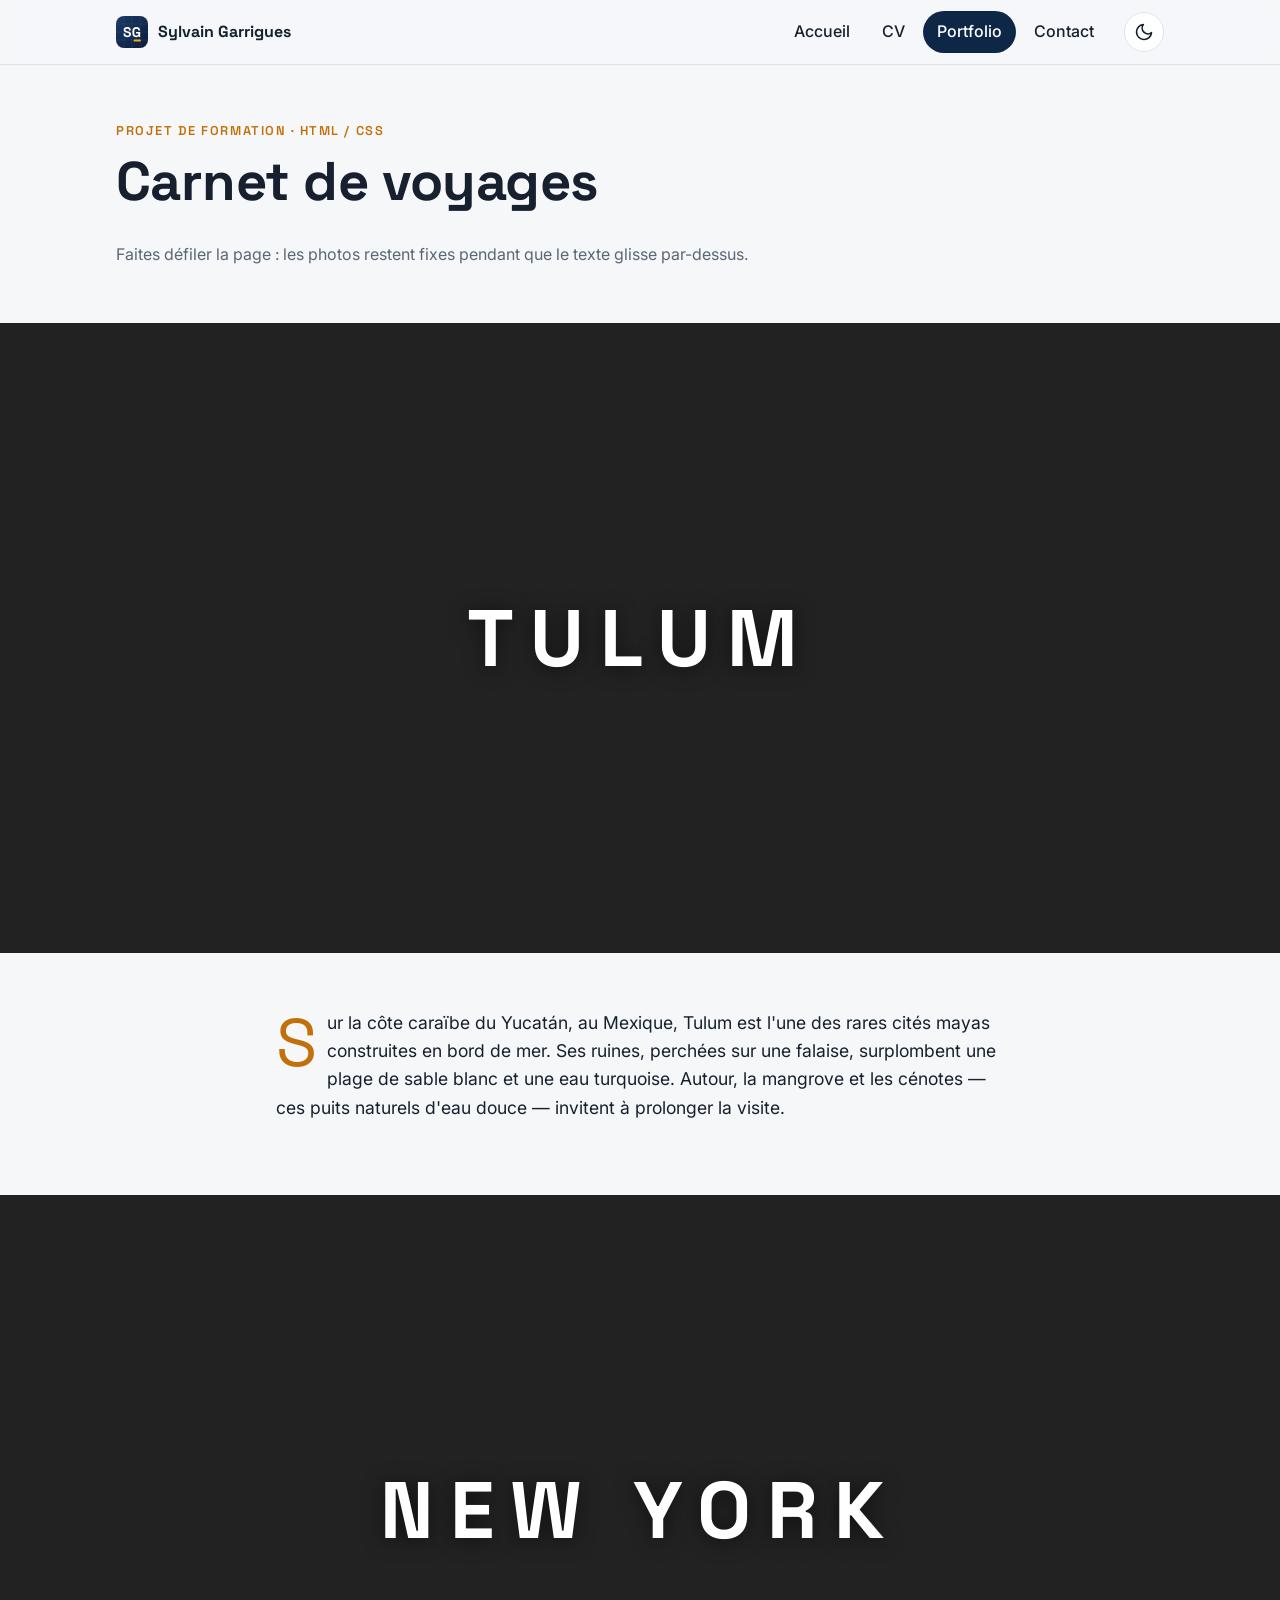
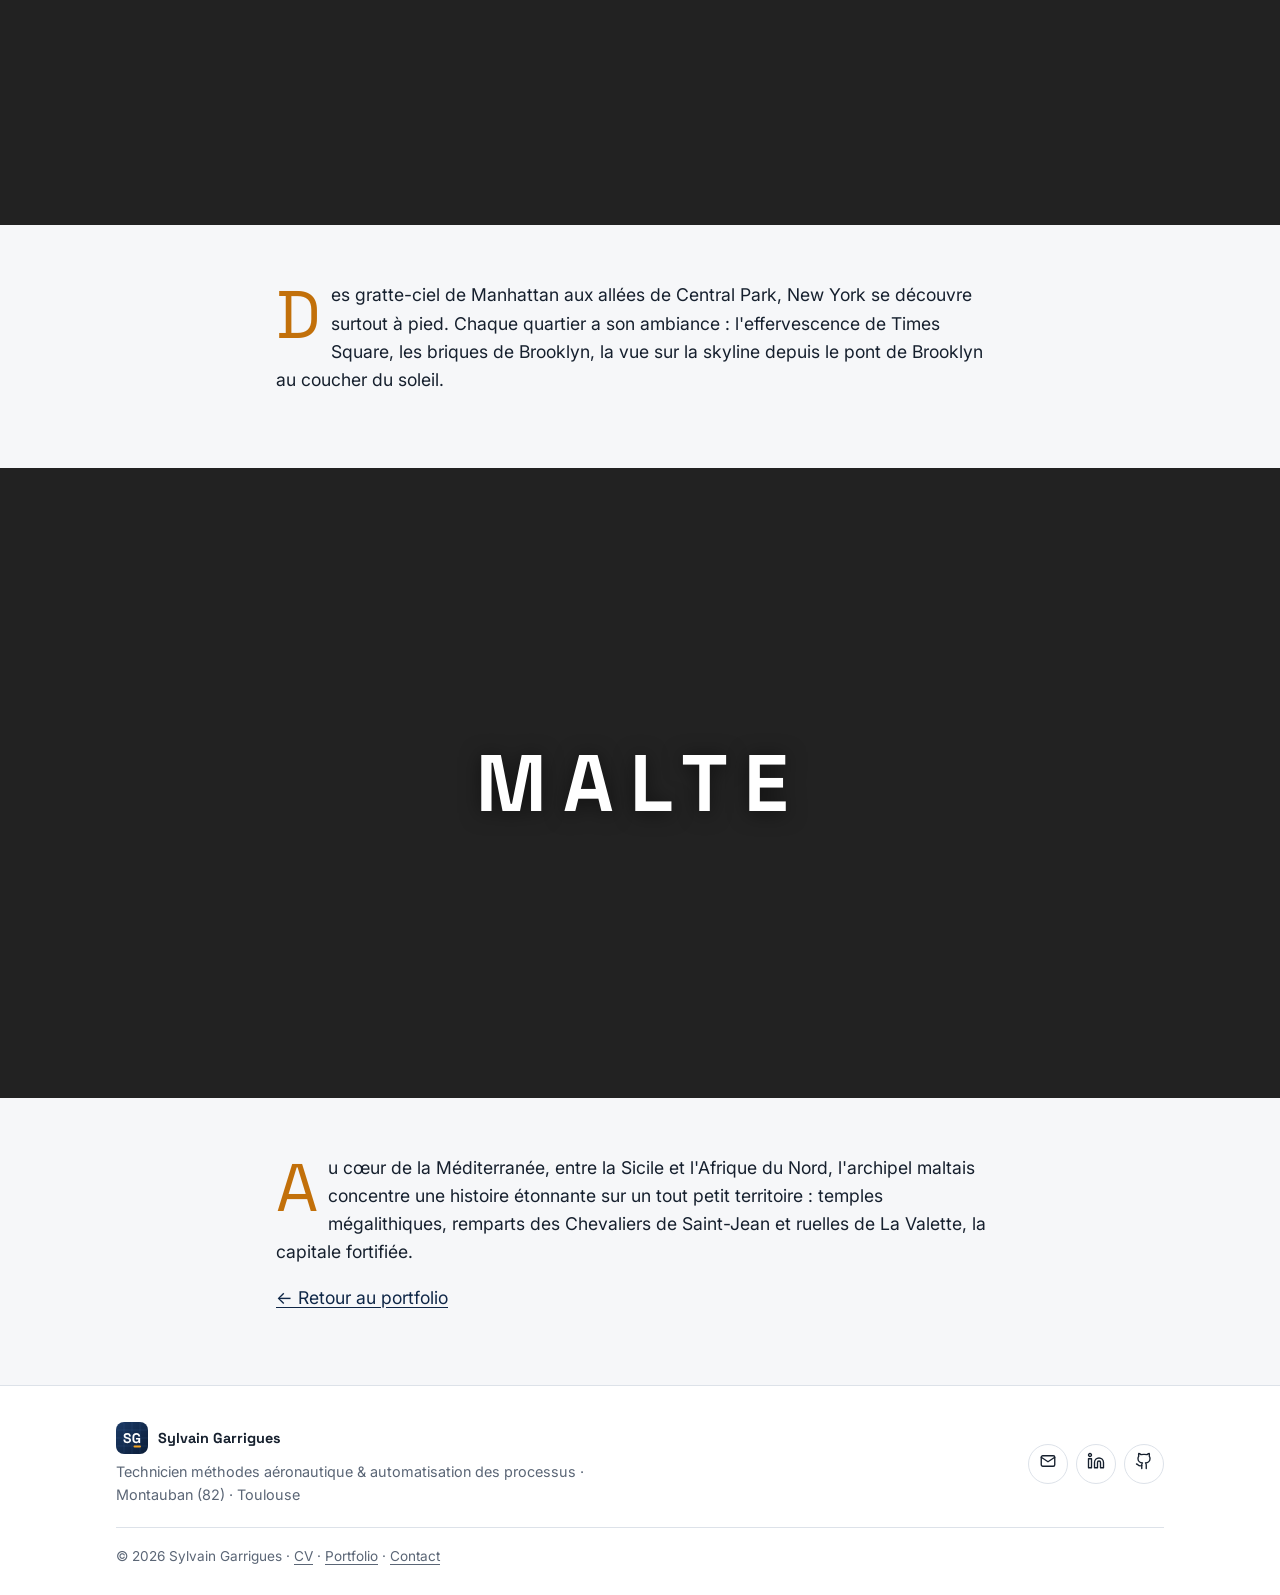
<file: voyages.html>
<!doctype html>
<html lang="fr">
<head>
  <meta charset="utf-8">
  <meta name="viewport" content="width=device-width, initial-scale=1">
  <title>Carnet de voyages en parallax – Sylvain Garrigues</title>
  <meta name="description" content="Exercice de mise en page : un carnet de voyage en effet parallax (HTML / CSS).">
  <link rel="canonical" href="https://sylvain82.github.io/CV-2026/voyages.html">
  <link rel="icon" href="assets/img/favicon.svg" type="image/svg+xml">

  <!-- Aperçus LinkedIn / Facebook / X -->
  <meta property="og:type" content="website">
  <meta property="og:locale" content="fr_FR">
  <meta property="og:title" content="Carnet de voyages en parallax – Sylvain Garrigues">
  <meta property="og:description" content="Exercice de mise en page : un carnet de voyage en effet parallax (HTML / CSS).">
  <meta property="og:url" content="https://sylvain82.github.io/CV-2026/voyages.html">
  <meta property="og:image" content="https://sylvain82.github.io/CV-2026/assets/img/social_img.jpg">
  <meta name="twitter:card" content="summary_large_image">

  <!-- Thème appliqué avant l'affichage (évite un flash de couleur) -->
  <script>try{var t=localStorage.getItem("theme");if(t)document.documentElement.setAttribute("data-theme",t)}catch(e){}</script>

  <link rel="preconnect" href="https://fonts.googleapis.com">
  <link rel="preconnect" href="https://fonts.gstatic.com" crossorigin>
  <link href="https://fonts.googleapis.com/css2?family=Inter:wght@400;500;600&family=Space+Grotesk:wght@500;600;700&display=swap" rel="stylesheet">
  <link rel="stylesheet" href="assets/css/style.css">
  <style>
    .parallax__intro { padding: 56px 16px 40px; }
    .parallax__img {
      min-height: 70vh; display: flex; align-items: center; justify-content: center;
      background: #222 var(--img) center / cover no-repeat fixed;
    }
    .parallax__img h2 {
      color: #fff; font-size: clamp(2.5rem, 9vw, 5rem); letter-spacing: .2em; text-transform: uppercase;
      text-shadow: 0 2px 20px rgba(0,0,0,.55); margin: 0;
    }
    .parallax__text { max-width: 760px; padding: 56px 16px; font-size: 1.1rem; }
    .dropcap { float: left; font-family: var(--font-title); font-size: 4.2rem; line-height: .85; padding: 6px 10px 0 0; color: var(--accent); }
    /* Sur mobile, "fixed" est mal géré : image simple */
    @media (max-width: 720px), (hover: none) { .parallax__img { background-attachment: scroll; min-height: 45vh; } }
  </style>
</head>
<body data-page="portfolio">
  <a class="skip-link" href="#contenu">Aller au contenu</a>

  <header class="site-header">
    <div class="container">
      <a class="brand" href="index.html"><img src="assets/img/favicon.svg" alt="" width="32" height="32">Sylvain Garrigues</a>
      <nav class="nav" id="nav" aria-label="Menu principal">
        <ul>
          <li><a href="index.html" data-page="accueil">Accueil</a></li>
          <li><a href="cv.html" data-page="cv">CV</a></li>
          <li><a href="portfolio.html" data-page="portfolio">Portfolio</a></li>
          <li><a href="index.html#contact" data-nav="contact">Contact</a></li>
        </ul>
      </nav>
      <button class="icon-btn" type="button" data-theme-toggle aria-label="Changer de thème"><svg class="icon-moon" viewBox="0 0 24 24" fill="none" stroke="currentColor" stroke-width="2" stroke-linecap="round" stroke-linejoin="round" aria-hidden="true"><path d="M21 12.8A9 9 0 1 1 11.2 3a7 7 0 0 0 9.8 9.8z"/></svg><svg class="icon-sun" viewBox="0 0 24 24" fill="none" stroke="currentColor" stroke-width="2" stroke-linecap="round" aria-hidden="true"><circle cx="12" cy="12" r="4"/><path d="M12 2v2M12 20v2M4.9 4.9l1.4 1.4M17.7 17.7l1.4 1.4M2 12h2M20 12h2M4.9 19.1l1.4-1.4M17.7 6.3l1.4-1.4"/></svg></button>
      <button class="icon-btn nav-toggle" type="button" data-nav-toggle aria-controls="nav" aria-expanded="false" aria-label="Ouvrir le menu"><svg viewBox="0 0 24 24" fill="none" stroke="currentColor" stroke-width="2" stroke-linecap="round" aria-hidden="true"><path d="M4 6h16M4 12h16M4 18h16"/></svg></button>
    </div>
  </header>

  <main id="contenu">
    <div class="parallax">
      <section class="parallax__intro container">
        <p class="eyebrow">Projet de formation · HTML / CSS</p>
        <h1>Carnet de voyages</h1>
        <p class="muted">Faites défiler la page : les photos restent fixes pendant que le texte glisse par-dessus.</p>
      </section>

      <section class="parallax__img" style="--img:url('https://images.unsplash.com/photo-1568548634530-38ee433dcc1b?auto=format&fit=crop&w=1600&q=75')">
        <h2>Tulum</h2>
      </section>
      <section class="parallax__text container">
        <p><span class="dropcap">S</span>ur la côte caraïbe du Yucatán, au Mexique, Tulum est l'une des rares cités mayas
        construites en bord de mer. Ses ruines, perchées sur une falaise, surplombent une plage de sable blanc et une eau
        turquoise. Autour, la mangrove et les cénotes — ces puits naturels d'eau douce — invitent à prolonger la visite.</p>
      </section>

      <section class="parallax__img" style="--img:url('https://images.unsplash.com/photo-1500281847966-72ae943b08c6?auto=format&fit=crop&w=1600&q=75')">
        <h2>New York</h2>
      </section>
      <section class="parallax__text container">
        <p><span class="dropcap">D</span>es gratte-ciel de Manhattan aux allées de Central Park, New York se découvre surtout
        à pied. Chaque quartier a son ambiance : l'effervescence de Times Square, les briques de Brooklyn, la vue sur la
        skyline depuis le pont de Brooklyn au coucher du soleil.</p>
      </section>

      <section class="parallax__img" style="--img:url('https://images.unsplash.com/photo-1588620661950-0362c9543f82?auto=format&fit=crop&w=1600&q=75')">
        <h2>Malte</h2>
      </section>
      <section class="parallax__text container">
        <p><span class="dropcap">A</span>u cœur de la Méditerranée, entre la Sicile et l'Afrique du Nord, l'archipel maltais
        concentre une histoire étonnante sur un tout petit territoire : temples mégalithiques, remparts des Chevaliers
        de Saint-Jean et ruelles de La Valette, la capitale fortifiée.</p>
        <p><a href="portfolio.html">← Retour au portfolio</a></p>
      </section>
    </div>
  </main>

  <footer class="site-footer">
    <div class="container footer__grid">
      <div class="footer__about">
        <a class="brand" href="index.html"><img src="assets/img/favicon.svg" alt="" width="28" height="28">Sylvain Garrigues</a>
        <p>Technicien méthodes aéronautique &amp; automatisation des processus · Montauban (82) · Toulouse</p>
      </div>
      <ul class="footer__social">
        <li><a class="icon-btn" href="mailto:sylvain.garrigues31@gmail.com" aria-label="E-mail" title="E-mail"><span data-icon="mail"></span></a></li>
        <li><a class="icon-btn" href="https://www.linkedin.com/in/sylvain-garrigues/" target="_blank" rel="noopener" aria-label="LinkedIn" title="LinkedIn"><span data-icon="linkedin"></span></a></li>
        <li><a class="icon-btn" href="https://github.com/Sylvain82" target="_blank" rel="noopener" aria-label="GitHub" title="GitHub"><span data-icon="github"></span></a></li>
      </ul>
      <p class="footer__bottom">&copy; <span data-year>2026</span> Sylvain Garrigues · <a href="cv.html">CV</a> · <a href="portfolio.html">Portfolio</a> · <a href="index.html#contact">Contact</a></p>
    </div>
  </footer>

  <script src="assets/js/main.js"></script>
</body>
</html>
</file>
<file: assets/css/style.css>
/* ==========================================================================
   Sylvain Garrigues — feuille de style
   1. Thèmes (couleurs)   2. Base   3. En-tête / menu   4. Composants
   5. Pages              6. Responsive   7. Impression (CV en PDF)
   ========================================================================== */

/* ---------- 1. Thèmes ---------- */
:root {
  --bg: #f6f7f9;
  --surface: #ffffff;
  --surface-2: #eef1f5;
  --text: #16202e;
  --muted: #5b6676;
  --border: #dde2e9;
  --primary: #0f2747;        /* bleu marine */
  --primary-contrast: #ffffff;
  --accent: #c2700a;         /* ambre — lisible sur fond clair */
  --accent-soft: #fdf1e1;
  --btn-bg: var(--primary);
  --btn-fg: #ffffff;
  --shadow: 0 1px 2px rgba(16, 24, 40, .06), 0 4px 16px rgba(16, 24, 40, .06);
  --shadow-hover: 0 2px 4px rgba(16, 24, 40, .06), 0 14px 32px rgba(16, 24, 40, .12);
  --radius: 14px;
  --maxw: 1080px;
  --font: "Inter", system-ui, -apple-system, "Segoe UI", Roboto, sans-serif;
  --font-title: "Space Grotesk", var(--font);
  color-scheme: light;
}

@media (prefers-color-scheme: dark) {
  :root:not([data-theme="light"]) {
    --bg: #0d131c;
    --surface: #151d29;
    --surface-2: #1c2635;
    --text: #e7ecf3;
    --muted: #9aa6b6;
    --border: #273246;
    --primary: #8fb4ff;
    --primary-contrast: #0d131c;
    --accent: #f5a524;
    --accent-soft: #2a2114;
    --btn-bg: #f5a524;
    --btn-fg: #1a1203;
    --shadow: 0 1px 2px rgba(0, 0, 0, .3), 0 6px 20px rgba(0, 0, 0, .25);
    --shadow-hover: 0 2px 4px rgba(0, 0, 0, .35), 0 16px 36px rgba(0, 0, 0, .4);
    color-scheme: dark;
  }
}
:root[data-theme="dark"] {
  --bg: #0d131c;
  --surface: #151d29;
  --surface-2: #1c2635;
  --text: #e7ecf3;
  --muted: #9aa6b6;
  --border: #273246;
  --primary: #8fb4ff;
  --primary-contrast: #0d131c;
  --accent: #f5a524;
  --accent-soft: #2a2114;
  --btn-bg: #f5a524;
  --btn-fg: #1a1203;
  --shadow: 0 1px 2px rgba(0, 0, 0, .3), 0 6px 20px rgba(0, 0, 0, .25);
  --shadow-hover: 0 2px 4px rgba(0, 0, 0, .35), 0 16px 36px rgba(0, 0, 0, .4);
  color-scheme: dark;
}

/* ---------- 2. Base ---------- */
*, *::before, *::after { box-sizing: border-box; }
html { scroll-behavior: smooth; -webkit-text-size-adjust: 100%; }
body {
  margin: 0;
  background: var(--bg);
  color: var(--text);
  font-family: var(--font);
  font-size: 1rem;
  line-height: 1.6;
  transition: background-color .2s, color .2s;
}
img { max-width: 100%; display: block; }
a { color: var(--primary); text-underline-offset: 3px; }
a:hover { color: var(--accent); }
h1, h2, h3 { font-family: var(--font-title); line-height: 1.2; margin: 0 0 .5em; letter-spacing: -.01em; }
h1 { font-size: clamp(2.2rem, 5vw, 3.4rem); }
h2 { font-size: clamp(1.5rem, 3vw, 2rem); }
h3 { font-size: 1.1rem; }
p { margin: 0 0 1em; }
:focus-visible { outline: 3px solid var(--accent); outline-offset: 2px; border-radius: 4px; }

.container { width: 100%; max-width: var(--maxw); margin: 0 auto; padding: 0 16px; }
.section { padding: 56px 0; }
.section--alt { background: var(--surface-2); }
.section__head { display: flex; justify-content: space-between; align-items: baseline; gap: 16px; flex-wrap: wrap; margin-bottom: 24px; }
.section__head h2 { margin: 0; }
.muted { color: var(--muted); }
.eyebrow {
  font-family: var(--font-title);
  text-transform: uppercase; letter-spacing: .12em; font-size: .8rem; font-weight: 600;
  color: var(--accent); margin-bottom: .6em;
}
.skip-link { position: absolute; left: -999px; top: 8px; background: var(--surface); padding: 8px 12px; z-index: 100; }
.skip-link:focus { left: 8px; }
.print-only { display: none; }

/* ---------- 3. En-tête / menu ---------- */
.site-header {
  position: sticky; top: 0; z-index: 50;
  background: color-mix(in srgb, var(--bg) 85%, transparent);
  backdrop-filter: saturate(1.4) blur(10px);
  -webkit-backdrop-filter: saturate(1.4) blur(10px);
  border-bottom: 1px solid var(--border);
}
.site-header .container { display: flex; align-items: center; gap: 16px; height: 64px; }
.brand { display: flex; align-items: center; gap: 10px; text-decoration: none; color: var(--text); font-family: var(--font-title); font-weight: 700; }
.brand img { width: 32px; height: 32px; }
.nav { margin-left: auto; }
.nav ul { list-style: none; display: flex; gap: 4px; margin: 0; padding: 0; }
.nav a {
  display: block; padding: 8px 14px; border-radius: 999px;
  text-decoration: none; color: var(--text); font-weight: 500;
}
.nav a:hover { background: var(--surface-2); color: var(--text); }
.nav a[aria-current="page"] { background: var(--btn-bg); color: var(--btn-fg); }
.icon-btn {
  display: inline-flex; align-items: center; justify-content: center;
  width: 40px; height: 40px; border-radius: 999px;
  border: 1px solid var(--border); background: var(--surface); color: var(--text); cursor: pointer;
}
.icon-btn:hover { border-color: var(--accent); }
.icon-btn svg { width: 20px; height: 20px; }
[data-theme-toggle] .icon-sun { display: none; }
[data-theme-toggle][data-state="dark"] .icon-sun { display: block; }
[data-theme-toggle][data-state="dark"] .icon-moon { display: none; }
.nav-toggle { display: none; }

/* ---------- 4. Composants ---------- */
.btn {
  display: inline-flex; align-items: center; gap: 8px;
  padding: 11px 20px; border-radius: 999px; font-weight: 600; font-size: .95rem;
  text-decoration: none; border: 1px solid var(--border); background: var(--surface); color: var(--text);
  cursor: pointer; font-family: inherit; transition: transform .15s, border-color .15s;
}
.btn:hover { transform: translateY(-1px); border-color: var(--accent); color: var(--text); }
.btn--primary { background: var(--btn-bg); color: var(--btn-fg); border-color: var(--btn-bg); }
.btn--primary:hover { color: var(--btn-fg); border-color: var(--btn-bg); background: color-mix(in srgb, var(--btn-bg) 88%, var(--text)); }
.btn svg { width: 18px; height: 18px; }
.btn-row { display: flex; flex-wrap: wrap; gap: 10px; }

.tags { list-style: none; display: flex; flex-wrap: wrap; gap: 6px; margin: 12px 0 0; padding: 0; }
.tags li {
  font-size: .8rem; font-weight: 500; padding: 3px 10px; border-radius: 999px;
  background: var(--surface-2); border: 1px solid var(--border); color: var(--text);
}

.cards { display: grid; gap: 16px; }
.card {
  position: relative; display: grid; grid-template-columns: 220px 1fr; gap: 20px;
  background: var(--surface); border: 1px solid var(--border); border-radius: var(--radius);
  padding: 16px; box-shadow: var(--shadow); transition: transform .15s, border-color .15s;
}
.card--link:hover { transform: translateY(-2px); border-color: var(--accent); }
.card:hover { box-shadow: var(--shadow-hover); }
.card__media { width: 100%; height: 140px; object-fit: cover; border-radius: 10px; background: var(--surface-2); }
.card__media--icon { display: flex; align-items: center; justify-content: center; font-size: 3rem; }
.card__body p { margin-bottom: .4em; }
.card__badge { display: inline-block; font-size: .78rem; font-weight: 600; color: var(--accent); background: var(--accent-soft); padding: 2px 10px; border-radius: 999px; }
.card__title { margin: 4px 0 2px; font-size: 1.15rem; }
.card__subtitle { color: var(--muted); font-size: .92rem; }
.card__link { color: var(--text); text-decoration: none; }
.card__link::after { content: ""; position: absolute; inset: 0; border-radius: var(--radius); }
.card__more { color: var(--accent); font-weight: 600; font-size: .9rem; margin-top: 8px; }

[hidden] { display: none !important; }
.ico { width: 1em; height: 1em; flex: none; }

/* Projets : grille de cartes verticales */
.pgrid { display: grid; grid-template-columns: repeat(auto-fill, minmax(300px, 1fr)); gap: 20px; margin-top: 20px; }
.pcard {
  display: flex; flex-direction: column; overflow: hidden;
  background: var(--surface); border: 1px solid var(--border); border-radius: var(--radius);
  box-shadow: var(--shadow); transition: transform .2s, box-shadow .2s, border-color .2s;
}
.pcard:hover { transform: translateY(-4px); border-color: color-mix(in srgb, var(--accent) 45%, var(--border)); box-shadow: var(--shadow-hover); }
.pcard__media {
  display: block; width: 100%; aspect-ratio: 16 / 10; height: auto; object-fit: cover; object-position: top;
  border-bottom: 1px solid var(--border); background: var(--surface-2); transition: transform .4s;
}
img.pcard__media { transform-origin: top center; }
.pcard:hover img.pcard__media { transform: scale(1.03); }
.pcard__media--icon {
  display: flex; align-items: center; justify-content: center; color: var(--primary);
  background:
    radial-gradient(circle at 25% 20%, color-mix(in srgb, var(--accent) 22%, transparent), transparent 55%),
    radial-gradient(circle at 80% 85%, color-mix(in srgb, var(--primary) 20%, transparent), transparent 60%),
    linear-gradient(135deg, var(--surface-2), var(--surface));
}
.pcard__media--icon .ico {
  width: 76px; height: 76px; padding: 18px; border-radius: 22px; stroke-width: 1.5;
  background: var(--surface); border: 1px solid var(--border); box-shadow: var(--shadow);
}
.pcard__body { display: flex; flex-direction: column; flex: 1; padding: 18px 20px 20px; }
.pcard__title { font-size: 1.12rem; margin: 0 0 6px; }
.pcard__text {
  color: var(--muted); font-size: .94rem; margin: 0;
  display: -webkit-box; -webkit-box-orient: vertical; -webkit-line-clamp: 3; line-clamp: 3; overflow: hidden;
}
.pcard.is-open .pcard__text { display: block; -webkit-line-clamp: unset; line-clamp: unset; }
.pcard__more {
  align-self: flex-start; margin-top: 4px; padding: 2px 0; border: 0; background: none; cursor: pointer;
  font: inherit; font-size: .88rem; font-weight: 600; color: var(--accent);
}
.pcard__more:hover { text-decoration: underline; text-underline-offset: 3px; }
.pcard .tags { margin-top: 12px; }
.pcard__actions { display: flex; flex-wrap: wrap; gap: 8px; margin-top: auto; padding-top: 16px; }
.pbtn {
  display: inline-flex; align-items: center; gap: 6px; padding: 7px 14px; border-radius: 999px;
  font-size: .88rem; font-weight: 600; text-decoration: none;
  border: 1px solid var(--border); background: var(--surface); color: var(--text); transition: border-color .15s, background-color .15s;
}
.pbtn:hover { border-color: var(--accent); color: var(--text); }
.pbtn--primary { background: var(--btn-bg); border-color: var(--btn-bg); color: var(--btn-fg); }
.pbtn--primary:hover { color: var(--btn-fg); background: color-mix(in srgb, var(--btn-bg) 88%, var(--text)); }
.pbtn .ico { width: 15px; height: 15px; }

/* Filtres du portfolio */
.filters { display: flex; flex-wrap: wrap; gap: 8px; margin-top: 20px; }
.chip {
  padding: 7px 14px; border-radius: 999px; border: 1px solid var(--border); background: var(--surface);
  color: var(--text); font: inherit; font-size: .88rem; font-weight: 500; cursor: pointer; transition: border-color .15s, background-color .15s;
}
.chip:hover { border-color: var(--accent); }
.chip[aria-pressed="true"] { background: var(--btn-bg); border-color: var(--btn-bg); color: var(--btn-fg); }

/* Apparition douce au défilement */
.reveal { opacity: 0; translate: 0 14px; transition: opacity .5s ease, translate .5s ease, transform .2s, box-shadow .2s, border-color .2s; }
.reveal.is-visible { opacity: 1; translate: 0 0; }

/* ---------- 5. Pages ---------- */
/* Accueil */
.hero { position: relative; isolation: isolate; overflow: hidden; padding: 64px 0 48px; }
/* fond « plan technique » : quadrillage fin qui s'estompe, halo ambre derrière la photo */
.hero::before {
  content: ""; position: absolute; inset: 0; z-index: -1; pointer-events: none;
  background-image:
    linear-gradient(color-mix(in srgb, var(--primary) 9%, transparent) 1px, transparent 1px),
    linear-gradient(90deg, color-mix(in srgb, var(--primary) 9%, transparent) 1px, transparent 1px);
  background-size: 32px 32px;
  -webkit-mask-image: radial-gradient(ellipse 80% 70% at 70% 30%, #000 20%, transparent 75%);
  mask-image: radial-gradient(ellipse 80% 70% at 70% 30%, #000 20%, transparent 75%);
}
.hero::after {
  content: ""; position: absolute; z-index: -1; pointer-events: none;
  width: 520px; height: 520px; right: -60px; top: -80px; border-radius: 50%;
  background: radial-gradient(circle, color-mix(in srgb, var(--accent) 18%, transparent), transparent 65%);
}
.hero__badge {
  display: inline-flex; align-items: center; gap: 6px; margin-bottom: 18px; padding: 5px 12px 5px 10px;
  border-radius: 999px; border: 1px solid var(--border); background: var(--surface);
  font-size: .85rem; font-weight: 500; color: var(--muted); box-shadow: var(--shadow);
}
.hero__badge .ico { width: 15px; height: 15px; color: var(--accent); }
.hero__grid { display: grid; grid-template-columns: 1fr auto; gap: 48px; align-items: center; }
.hero__lead { font-size: 1.15rem; color: var(--muted); max-width: 40rem; }
.hero__role { font-family: var(--font-title); font-size: clamp(1.2rem, 2.5vw, 1.6rem); font-weight: 600; margin-bottom: 1em; }
.hero__photo {
  width: 260px; height: 260px; border-radius: 50%; object-fit: cover;
  border: 6px solid var(--surface); box-shadow: 0 0 0 2px var(--accent), var(--shadow);
}
.stats { display: grid; grid-template-columns: repeat(3, 1fr); gap: 16px; margin-top: 40px; }
.stat {
  background: var(--surface); border: 1px solid var(--border); border-radius: var(--radius); padding: 18px 20px;
  border-top: 3px solid var(--accent); box-shadow: var(--shadow);
}
.stat__value { font-family: var(--font-title); font-size: 1.7rem; font-weight: 700; color: var(--primary); line-height: 1.1; }
.stat__label { color: var(--muted); font-size: .92rem; margin: 4px 0 0; }

.features { display: grid; grid-template-columns: repeat(2, 1fr); gap: 16px; }
.feature {
  background: var(--surface); border: 1px solid var(--border); border-radius: var(--radius); padding: 22px;
  transition: transform .2s, box-shadow .2s, border-color .2s;
}
.feature:hover { transform: translateY(-3px); box-shadow: var(--shadow-hover); border-color: color-mix(in srgb, var(--accent) 45%, var(--border)); }
.feature__icon {
  display: inline-flex; align-items: center; justify-content: center; width: 46px; height: 46px; margin-bottom: 14px;
  border-radius: 12px; background: var(--accent-soft); color: var(--accent);
  border: 1px solid color-mix(in srgb, var(--accent) 25%, transparent);
}
.feature__icon .ico { width: 24px; height: 24px; }
.feature p { color: var(--muted); margin: 0; }

.cta { text-align: center; }
.cta p { max-width: 36rem; margin: 0 auto 20px; color: var(--muted); }
.cta .btn-row { justify-content: center; }

/* Contact (accueil) */
.contact { scroll-margin-top: 64px; }
.contact__lead { max-width: 36rem; }
.contact-grid { display: grid; grid-template-columns: repeat(3, 1fr); gap: 16px; margin-top: 24px; }
.contact-card {
  display: flex; align-items: center; gap: 14px; padding: 18px 20px; min-width: 0;
  background: var(--surface); border: 1px solid var(--border); border-radius: var(--radius); box-shadow: var(--shadow);
  color: var(--text); text-decoration: none; transition: transform .2s, box-shadow .2s, border-color .2s;
}
.contact-card:hover { color: var(--text); transform: translateY(-3px); box-shadow: var(--shadow-hover); border-color: color-mix(in srgb, var(--accent) 45%, var(--border)); }
.contact-card > span:last-child { min-width: 0; }
.contact-card strong { display: block; font-family: var(--font-title); }
.contact-card__value { display: block; color: var(--muted); font-size: .9rem; overflow: hidden; text-overflow: ellipsis; white-space: nowrap; }
.contact-card__icon {
  display: inline-flex; align-items: center; justify-content: center; flex: none; width: 44px; height: 44px;
  border-radius: 12px; background: var(--accent-soft); color: var(--accent);
}
.contact-card__icon .ico { width: 22px; height: 22px; }
.contact__place { display: flex; align-items: center; gap: 6px; margin: 18px 0 0; color: var(--muted); font-size: .92rem; }
.contact__place .ico { color: var(--accent); }

/* En-tête de page interne */
.page-head { padding: 48px 0 8px; }
.page-head .lead { color: var(--muted); max-width: 46rem; font-size: 1.08rem; }

/* CV */
.cv-grid { display: grid; grid-template-columns: 1fr 320px; gap: 40px; align-items: start; }
.cv-aside { position: sticky; top: 88px; display: grid; gap: 24px; }
.panel { background: var(--surface); border: 1px solid var(--border); border-radius: var(--radius); padding: 22px; }
.panel h2 { font-size: 1.2rem; }
.timeline { list-style: none; margin: 0 0 40px; padding: 0; border-left: 2px solid var(--border); }
.timeline__item { position: relative; padding: 0 0 26px 24px; }
.timeline__item::before {
  content: ""; position: absolute; left: -8px; top: 5px; width: 14px; height: 14px; border-radius: 50%;
  background: var(--surface); border: 3px solid var(--accent);
}
.timeline__head { display: flex; justify-content: space-between; gap: 12px; flex-wrap: wrap; align-items: baseline; }
.timeline__head h3 { margin: 0; }
.timeline__period { font-size: .85rem; font-weight: 600; color: var(--accent); white-space: nowrap; }
.timeline__meta { color: var(--muted); font-size: .92rem; margin: 2px 0 6px; }
.skills__group + .skills__group { margin-top: 18px; }
.skills-key h3 { font-size: .95rem; margin: 0; }
.tags--key li { background: var(--accent-soft); border-color: color-mix(in srgb, var(--accent) 35%, transparent); font-weight: 600; }
.skills-all { margin-top: 18px; padding-top: 18px; border-top: 1px dashed var(--border); }
.skills-all.is-collapsed { display: none; }
.skills-toggle {
  margin-top: 16px; padding: 0; border: 0; background: none; cursor: pointer;
  font: inherit; font-size: .9rem; font-weight: 600; color: var(--accent);
}
.skills-toggle:hover { text-decoration: underline; text-underline-offset: 3px; }
.skills__group h3 { font-size: .95rem; margin: 0; }
.contact-list, .cert-list { list-style: none; padding: 0; margin: 0; display: grid; gap: 8px; }
.cert-list li { line-height: 1.45; }

/* Pied de page */
.site-footer { border-top: 1px solid var(--border); padding: 36px 0 28px; color: var(--muted); font-size: .9rem; background: var(--surface); }
.footer__grid { display: grid; grid-template-columns: 1fr auto; gap: 20px 32px; align-items: center; }
.footer__about p { margin: 6px 0 0; max-width: 34rem; }
.footer__social { list-style: none; display: flex; gap: 8px; margin: 0; padding: 0; }
.footer__social .icon-btn { color: var(--text); }
.footer__social .icon-btn:hover { color: var(--accent); }
.footer__social .ico { width: 18px; height: 18px; }
.footer__bottom { grid-column: 1 / -1; margin: 0; padding-top: 18px; border-top: 1px solid var(--border); font-size: .85rem; }
.site-footer a:not(.icon-btn):not(.brand) { color: var(--muted); }
.site-footer a:not(.icon-btn):not(.brand):hover { color: var(--accent); }

/* ---------- 6. Responsive ---------- */
@media (max-width: 900px) {
  .cv-grid { grid-template-columns: 1fr; }
  .cv-aside { position: static; }
  .features { grid-template-columns: 1fr; }
  .contact-grid { grid-template-columns: 1fr; }
}
@media (max-width: 720px) {
  .nav-toggle { display: inline-flex; }
  .nav {
    position: absolute; top: 64px; left: 0; right: 0;
    background: var(--bg); border-bottom: 1px solid var(--border);
    display: none; padding: 8px 16px 16px;
  }
  .nav.is-open { display: block; }
  .nav ul { flex-direction: column; }
  .site-header .container { gap: 8px; }
  .site-header [data-theme-toggle] { margin-left: auto; }
  .hero { padding-top: 40px; }
  .hero__grid { grid-template-columns: 1fr; gap: 24px; }
  .hero__photo { width: 140px; height: 140px; order: -1; }
  .hero::after { width: 320px; height: 320px; right: -120px; top: -60px; }
  .footer__grid { grid-template-columns: 1fr; }
  .stats { grid-template-columns: 1fr; }
  .card { grid-template-columns: 1fr; }
  .card__media { height: 160px; }
  .card__media--icon { display: none; }
  .section { padding: 40px 0; }
}
@media (prefers-reduced-motion: reduce) {
  * { transition: none !important; scroll-behavior: auto !important; }
  .reveal { opacity: 1; translate: none; }
}

/* ---------- 7. Impression : le CV tient sur 2 pages A4 ---------- */
@media print {
  /* CV en PDF : une page A4, deux colonnes équilibrées.
     Gauche : expériences. Droite : compétences, formation, certification
     (avant, la formation seule débordait sur une 2e page presque vide). */
  @page { size: A4; margin: 11mm 12mm 10mm; }
  /* sélecteur plus fort que les règles du thème sombre */
  html:root:not([data-print]) {
    --bg: #fff; --surface: #fff; --surface-2: #f2f4f7; --text: #111; --muted: #444;
    --border: #ccc; --primary: #0f2747; --accent: #b4650a; --accent-soft: #fff; --shadow: none;
    color-scheme: light;
  }
  body { font-size: 9.5pt; line-height: 1.32; background: #fff; }
  .reveal { opacity: 1 !important; translate: none !important; }
  .skills-all, .skills-all.is-collapsed { display: block !important; margin: 0; padding: 0; border: 0; }
  .site-header, .site-footer, .no-print, .skip-link { display: none !important; }
  .print-only { display: block; }
  a { color: inherit; text-decoration: none; }
  .container { max-width: none; padding: 0; }
  .page-head { padding: 0 0 4pt; }
  .page-head .container > h1, .page-head .eyebrow, .page-head .lead { display: none; }
  .print-head { display: flex; justify-content: space-between; align-items: flex-end; border-bottom: 2px solid var(--primary); padding-bottom: 5pt; margin-bottom: 8pt; }
  .print-head h1 { font-size: 20pt; margin: 0; color: var(--primary); }
  .print-head p { margin: 2pt 0 0; font-weight: 600; }
  .print-head .contact-list { gap: 1pt; text-align: right; font-size: 9pt; }
  .section { padding: 0; }

  /* grille : colonne gauche = expériences ; colonne droite = les 3 autres blocs */
  .cv-grid { display: grid; grid-template-columns: 1fr 63mm; column-gap: 7mm; row-gap: 0; align-items: start; }
  .cv-main, .cv-aside { display: contents; }
  .cv-exp       { grid-column: 1; grid-row: 1 / span 3; }
  .cv-aside .panel:nth-child(1) { grid-column: 2; grid-row: 1; }   /* Compétences */
  .cv-formation { grid-column: 2; grid-row: 2; }
  .cv-aside .panel:nth-child(2) { grid-column: 2; grid-row: 3; }   /* Certification */

  .panel { padding: 0; border: 0; background: none; margin: 0 0 7pt; }
  .timeline__head { flex-wrap: wrap; gap: 0 6pt; }
  .panel h2, .cv-exp h2, .cv-formation h2 { font-size: 12pt; color: var(--primary); border-bottom: 1px solid var(--border); padding-bottom: 2pt; margin: 0 0 5pt; break-after: avoid; page-break-after: avoid; }
  .timeline__meta { font-size: 8.5pt; margin: 0 0 1.5pt; }
  .timeline { margin: 0 0 6pt; border-left-width: 1px; }
  .timeline__item { padding: 0 0 5.5pt 11pt; break-inside: avoid; }
  .timeline__item::before { width: 8px; height: 8px; left: -5px; top: 4px; border-width: 2px; }
  .timeline__head h3 { font-size: 10pt; }
  .timeline__item p { margin: 0 0 1.5pt; }
  .tags { gap: 2.5pt; margin-top: 2pt; }
  .tags li { font-size: 7.5pt; padding: 0 4.5pt; border-color: #bbb; background: #fff; }
  .skills__group + .skills__group { margin-top: 4.5pt; }
  .skills__group h3 { font-size: 9pt; margin-bottom: 2pt; }
  .cv-formation .timeline__item { padding-bottom: 4pt; }
  /* formation : titre, puis date, puis école (même présentation pour les 3 lignes) */
  .cv-formation .timeline__head { display: block; }
  .cv-formation .timeline__period { display: block; }

  /* expériences : texte un peu plus aéré pour occuper toute la hauteur de la colonne */
  .cv-exp { font-size: 10.2pt; line-height: 1.4; }
  .cv-exp .timeline__head h3 { font-size: 10.5pt; }
  .cv-exp .timeline__meta { font-size: 9pt; }
  .cv-exp .timeline__item { padding-bottom: 9pt; }
}
</file>
